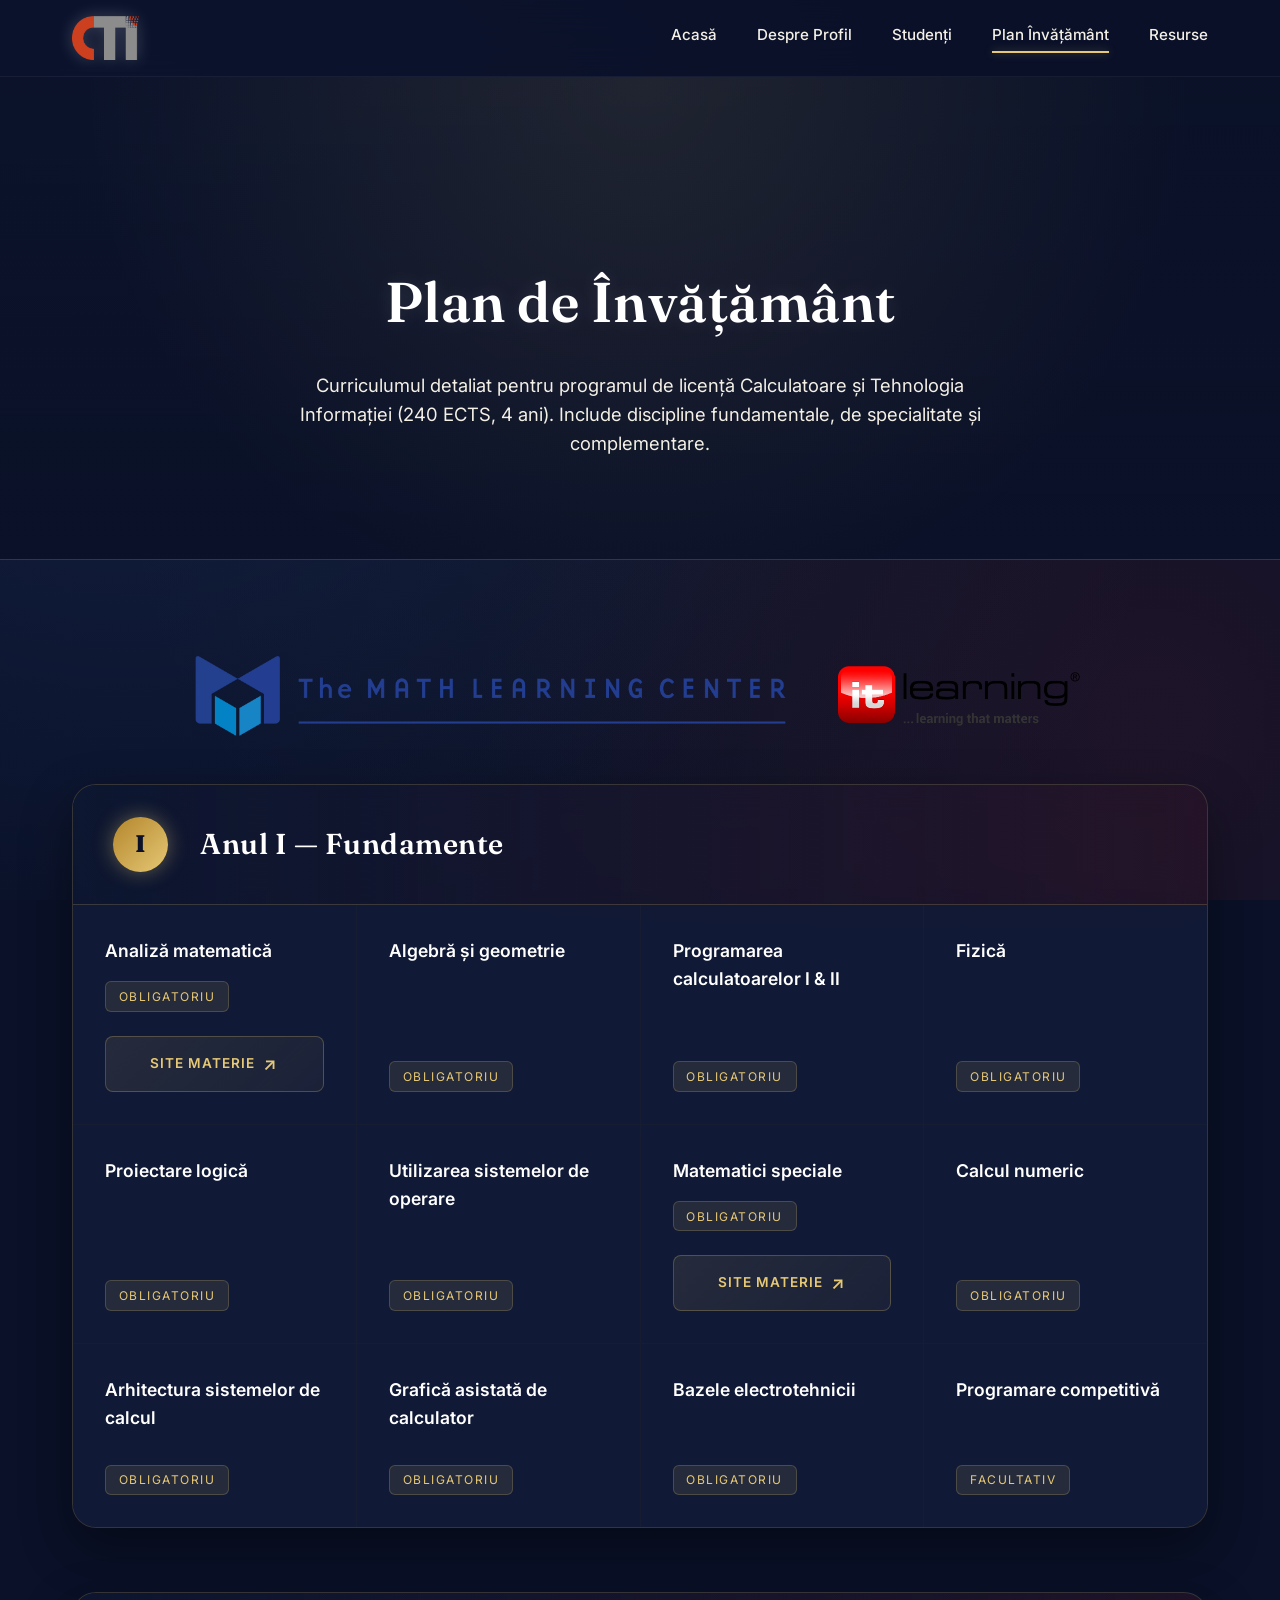
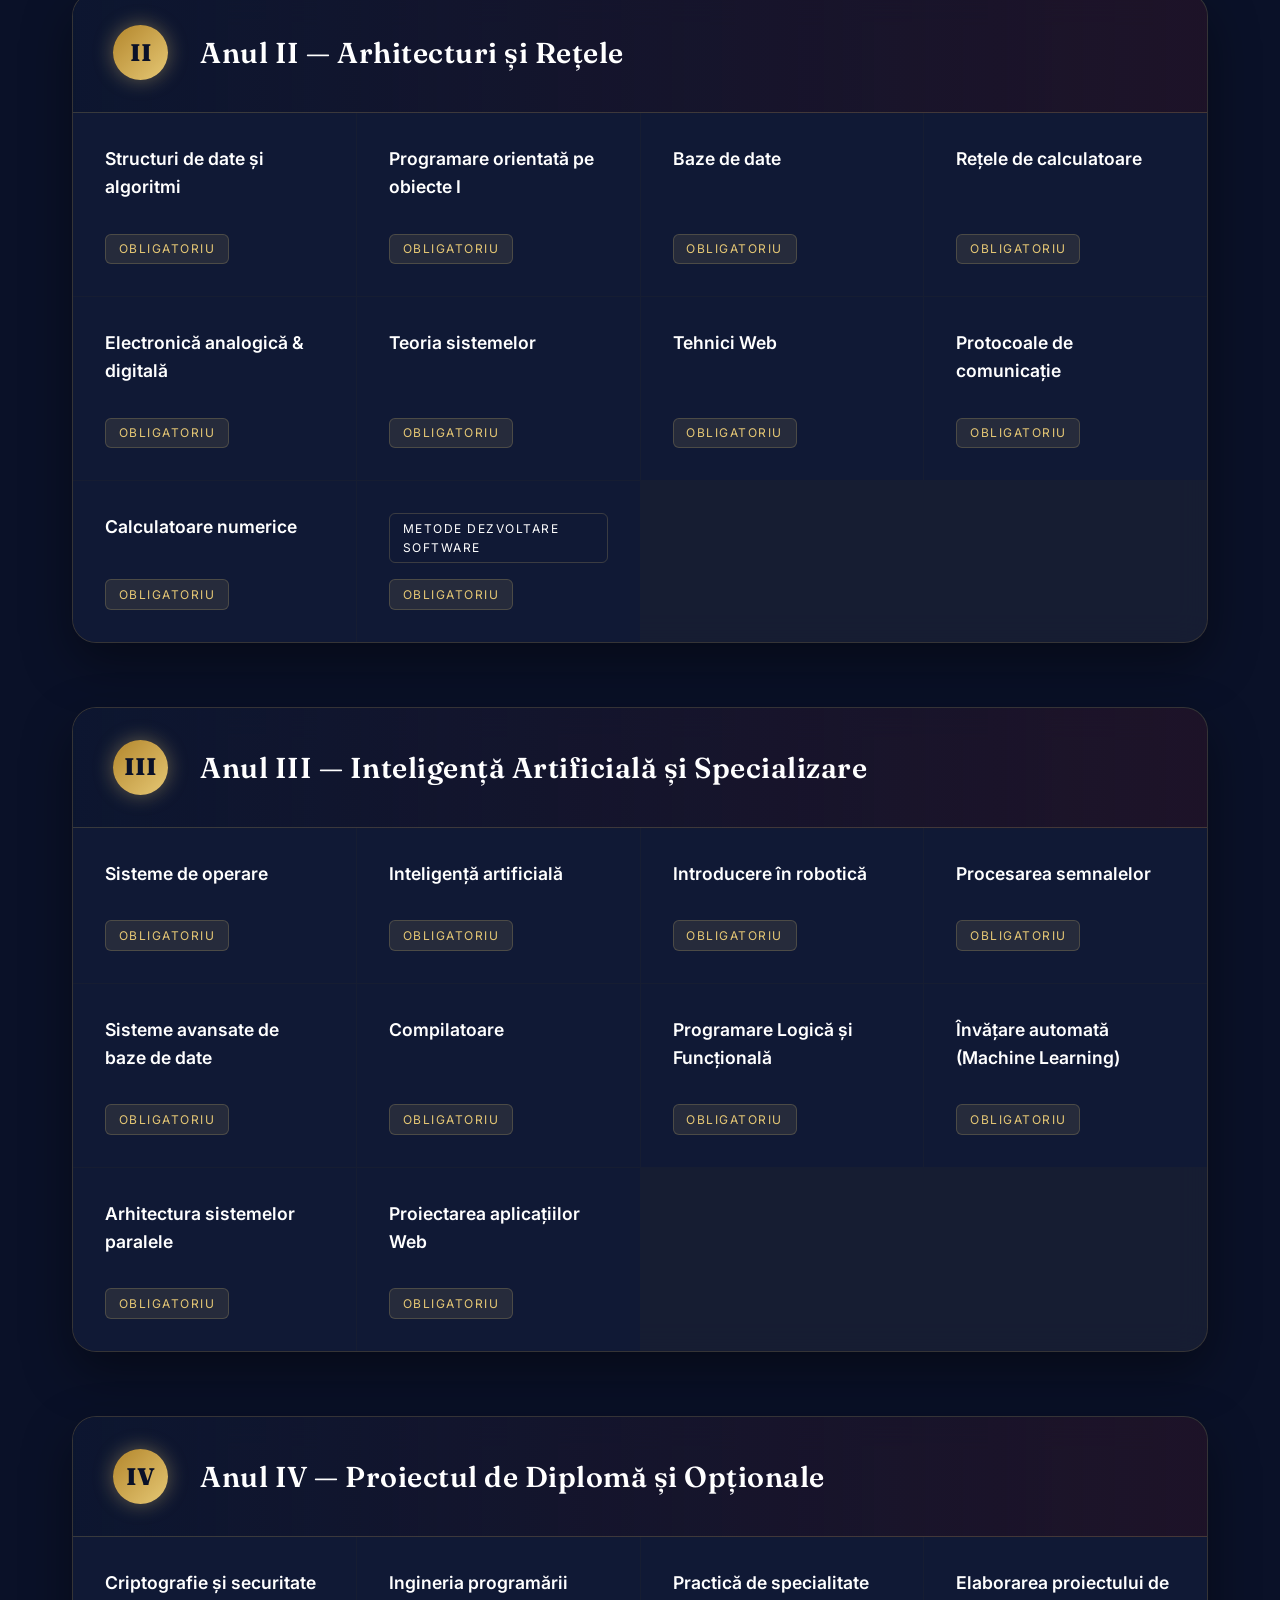
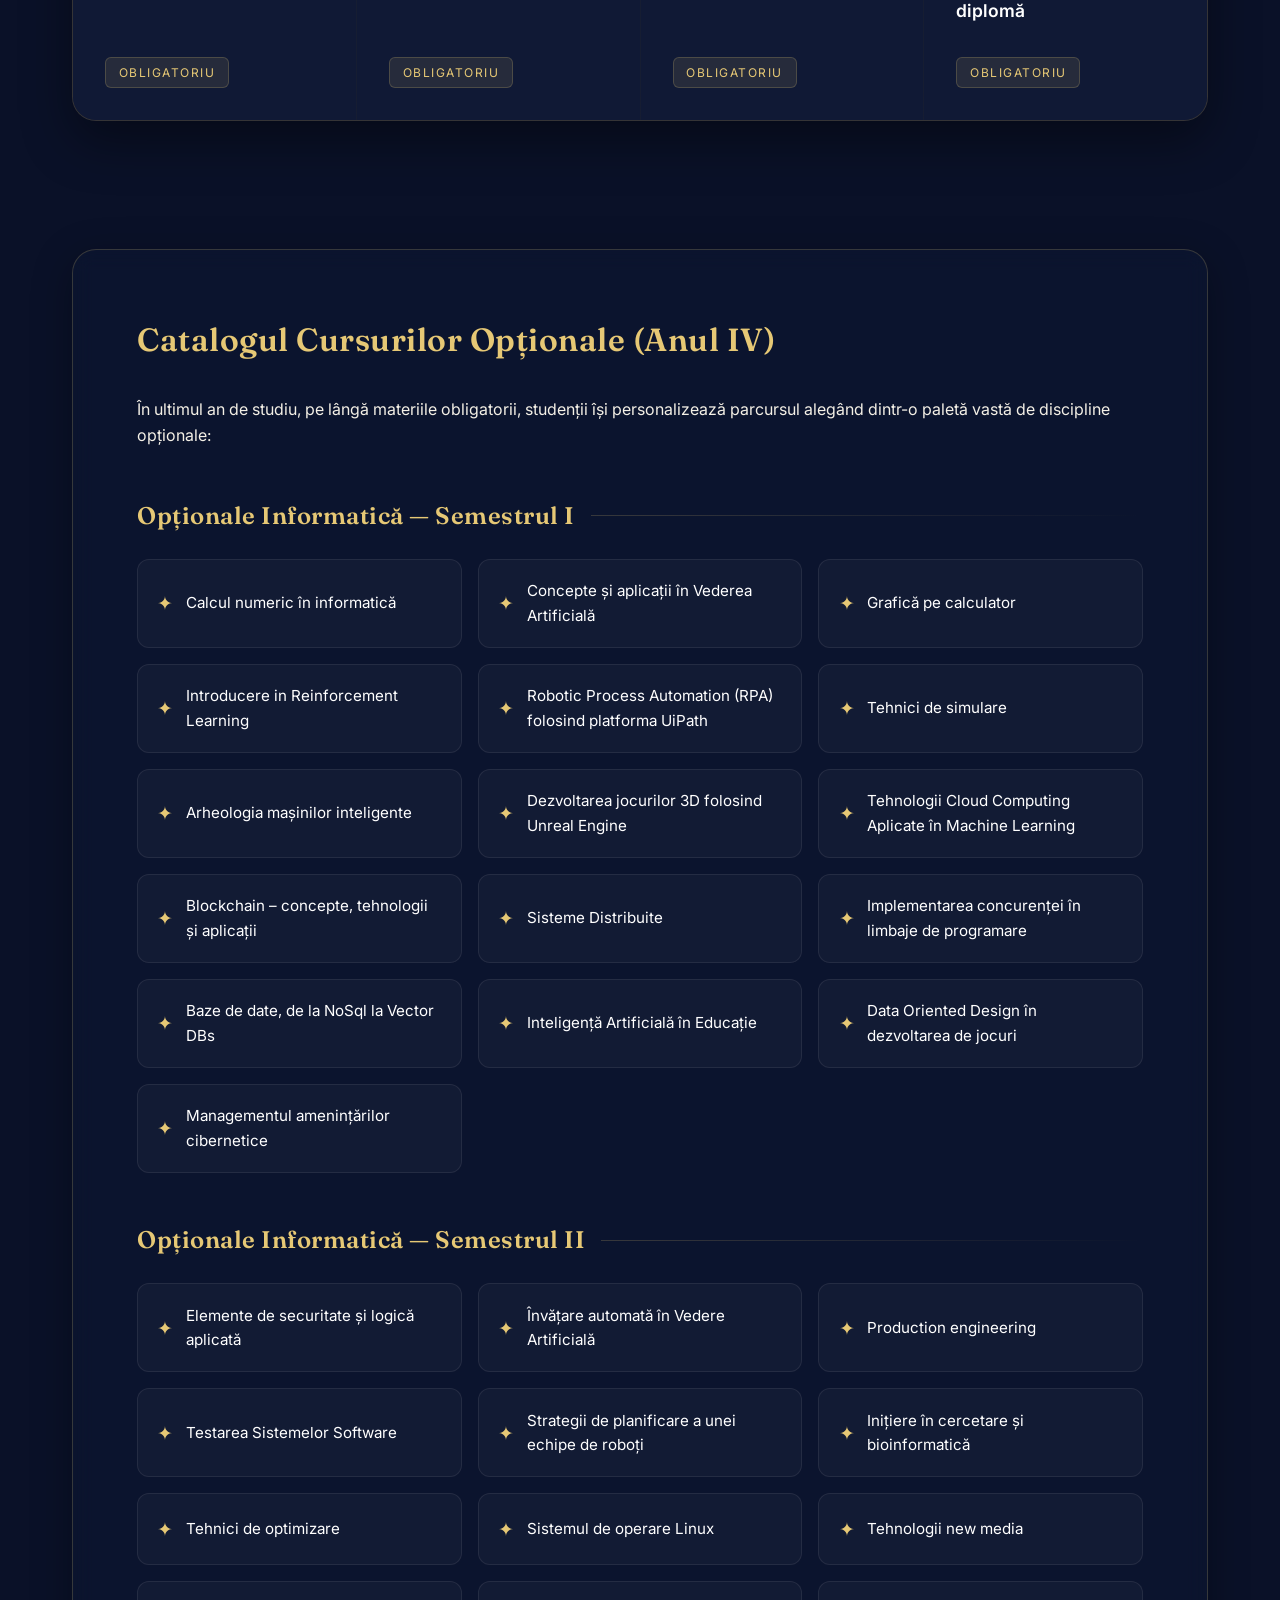
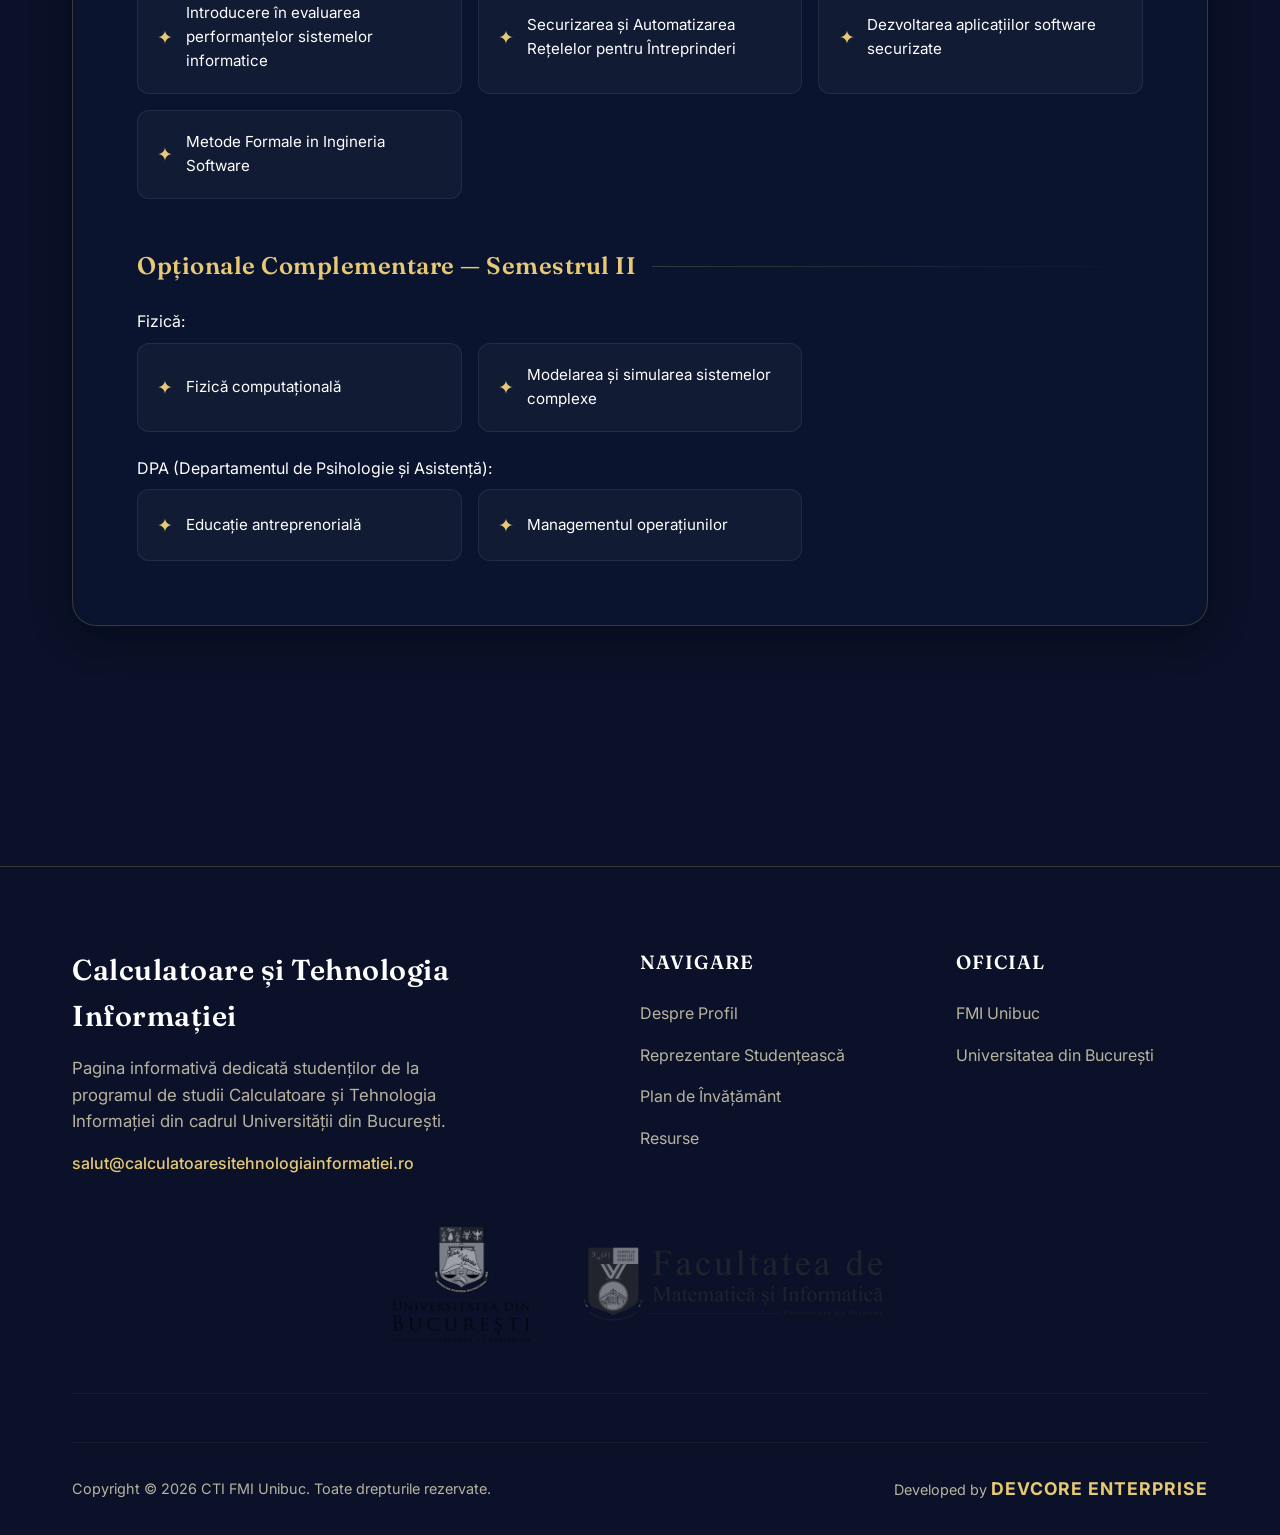
<file: curriculum.html>
<!DOCTYPE html>
<html lang="ro">
<head>
  <meta charset="UTF-8">
  <meta name="viewport" content="width=device-width, initial-scale=1.0">
  <title>Plan de Învățământ - CTI</title>
  <link rel="icon" type="image/png" href="assets/img/CTI Logo Simplu.png">

    <meta name="description" content="Calculatoare și Tehnologia Informației (CTI) - Universitatea din București, Facultatea de Matematică și Informatică (FMI). Află despre programul de licență, admitere, curriculum și oportunități.">
  <meta name="keywords" content="CTI, FMI, Unibuc, Calculatoare si Tehnologia Informatiei, Universitatea din Bucuresti, Informatica, Admitere, Licenta">
  <meta property="og:title" content="Calculatoare și Tehnologia Informației - FMI Unibuc">
  <meta property="og:description" content="Informații oficiale și resurse pentru studenții de la Calculatoare și Tehnologia Informației, FMI, Universitatea din București.">
  <meta property="og:type" content="website">
  <meta property="og:locale" content="ro_RO">
  <meta name="robots" content="index, follow">
<link rel="stylesheet" href="assets/css/style.css">
</head>
<body>

  <!-- Header -->
  <header>
    <div class="container">
      <nav>
        <a href="index.html" class="logo">
          <img src="assets/img/CTI Logo Simplu.png" alt="CTI Logo" onerror="this.src='assets/img/fmi.png'">
        </a>
        <div class="nav-links">
          <a href="index.html">Acasă</a>
          <a href="despre.html">Despre Profil</a>
          <a href="studenti.html">Studenți</a>
          <a href="curriculum.html" class="active">Plan Învățământ</a>
          <a href="resurse.html">Resurse</a>
        </div>
      </nav>
    </div>
  </header>

  <!-- Page Header -->
  <div class="page-header fade-in-up">
    <div class="container">
      <h1 class="serif">Plan de Învățământ</h1>
      <p>Curriculumul detaliat pentru programul de licență Calculatoare și Tehnologia Informației (240 ECTS, 4 ani). Include discipline fundamentale, de specialitate și complementare.</p>
    </div>
  </div>

  <section class="content-section">
    <div class="container">
      <div class="hide-on-mobile" style="display: flex; justify-content: center; align-items: center; gap: 3rem; margin-bottom: 3rem;">
        <img src="assets/img/math.png" alt="Matematică" style="height: 80px; object-fit: contain;">
        <img src="assets/img/it.png" alt="IT" style="height: 80px; object-fit: contain;">
      </div>

      <div class="curriculum-years">

      <div class="curriculum-years">
        <!-- ANUL 1 -->
        <div class="year-section glass-panel fade-in-up delay-100" style="padding:0;">
          <div class="year-header">
            <div class="year-badge">I</div>
            <h3>Anul I — Fundamente</h3>
          </div>
          <div class="subjects-grid">
            <div class="subject-item has-link">
              <div>
                <span class="subject-name">Analiză matematică</span>
                <div class="subject-meta"><span class="subject-type">Obligatoriu</span></div>
              </div>
              <a href="https://analizamatematica.site" target="_blank" rel="noopener noreferrer" class="subject-link">Site Materie <span class="arrow">↗</span></a>
            </div>
            <div class="subject-item"><span class="subject-name">Algebră și geometrie</span><div class="subject-meta"><span class="subject-type">Obligatoriu</span></div></div>
            <div class="subject-item"><span class="subject-name">Programarea calculatoarelor I & II</span><div class="subject-meta"><span class="subject-type">Obligatoriu</span></div></div>
            <div class="subject-item"><span class="subject-name">Fizică</span><div class="subject-meta"><span class="subject-type">Obligatoriu</span></div></div>
            <div class="subject-item"><span class="subject-name">Proiectare logică</span><div class="subject-meta"><span class="subject-type">Obligatoriu</span></div></div>
            <div class="subject-item"><span class="subject-name">Utilizarea sistemelor de operare</span><div class="subject-meta"><span class="subject-type">Obligatoriu</span></div></div>
            <div class="subject-item has-link">
              <div>
                <span class="subject-name">Matematici speciale</span>
                <div class="subject-meta"><span class="subject-type">Obligatoriu</span></div>
              </div>
              <a href="https://matematicispeciale.site" target="_blank" rel="noopener noreferrer" class="subject-link">Site Materie <span class="arrow">↗</span></a>
            </div>
            <div class="subject-item"><span class="subject-name">Calcul numeric</span><div class="subject-meta"><span class="subject-type">Obligatoriu</span></div></div>
            <div class="subject-item"><span class="subject-name">Arhitectura sistemelor de calcul</span><div class="subject-meta"><span class="subject-type">Obligatoriu</span></div></div>
            <div class="subject-item"><span class="subject-name">Grafică asistată de calculator</span><div class="subject-meta"><span class="subject-type">Obligatoriu</span></div></div>
            <div class="subject-item"><span class="subject-name">Bazele electrotehnicii</span><div class="subject-meta"><span class="subject-type">Obligatoriu</span></div></div>
            <div class="subject-item"><span class="subject-name">Programare competitivă</span><div class="subject-meta"><span class="subject-type">Facultativ</span></div></div>
          </div>
        </div>

        <!-- ANUL 2 -->
        <div class="year-section glass-panel fade-in-up" style="padding:0;">
          <div class="year-header">
            <div class="year-badge">II</div>
            <h3>Anul II — Arhitecturi și Rețele</h3>
          </div>
          <div class="subjects-grid">
            <div class="subject-item"><span class="subject-name">Structuri de date și algoritmi</span><div class="subject-meta"><span class="subject-type">Obligatoriu</span></div></div>
            <div class="subject-item"><span class="subject-name">Programare orientată pe obiecte I</span><div class="subject-meta"><span class="subject-type">Obligatoriu</span></div></div>
            <div class="subject-item"><span class="subject-name">Baze de date</span><div class="subject-meta"><span class="subject-type">Obligatoriu</span></div></div>
            <div class="subject-item"><span class="subject-name">Rețele de calculatoare</span><div class="subject-meta"><span class="subject-type">Obligatoriu</span></div></div>
            <div class="subject-item"><span class="subject-name">Electronică analogică & digitală</span><div class="subject-meta"><span class="subject-type">Obligatoriu</span></div></div>
            <div class="subject-item"><span class="subject-name">Teoria sistemelor</span><div class="subject-meta"><span class="subject-type">Obligatoriu</span></div></div>
            <div class="subject-item"><span class="subject-name">Tehnici Web</span><div class="subject-meta"><span class="subject-type">Obligatoriu</span></div></div>
            <div class="subject-item"><span class="subject-name">Protocoale de comunicație</span><div class="subject-meta"><span class="subject-type">Obligatoriu</span></div></div>
            <div class="subject-item"><span class="subject-name">Calculatoare numerice</span><div class="subject-meta"><span class="subject-type">Obligatoriu</span></div></div>
            <div class="subject-item"><span class="subject-type" style="background:transparent; color:#fff;">Metode dezvoltare software</span><div class="subject-meta"><span class="subject-type">Obligatoriu</span></div></div>
          </div>
        </div>

        <!-- ANUL 3 -->
        <div class="year-section glass-panel fade-in-up" style="padding:0;">
          <div class="year-header">
            <div class="year-badge">III</div>
            <h3>Anul III — Inteligență Artificială și Specializare</h3>
          </div>
          <div class="subjects-grid">
            <div class="subject-item"><span class="subject-name">Sisteme de operare</span><div class="subject-meta"><span class="subject-type">Obligatoriu</span></div></div>
            <div class="subject-item"><span class="subject-name">Inteligenţă artificială</span><div class="subject-meta"><span class="subject-type">Obligatoriu</span></div></div>
            <div class="subject-item"><span class="subject-name">Introducere în robotică</span><div class="subject-meta"><span class="subject-type">Obligatoriu</span></div></div>
            <div class="subject-item"><span class="subject-name">Procesarea semnalelor</span><div class="subject-meta"><span class="subject-type">Obligatoriu</span></div></div>
            <div class="subject-item"><span class="subject-name">Sisteme avansate de baze de date</span><div class="subject-meta"><span class="subject-type">Obligatoriu</span></div></div>
            <div class="subject-item"><span class="subject-name">Compilatoare</span><div class="subject-meta"><span class="subject-type">Obligatoriu</span></div></div>
            <div class="subject-item"><span class="subject-name">Programare Logică și Funcțională</span><div class="subject-meta"><span class="subject-type">Obligatoriu</span></div></div>
            <div class="subject-item"><span class="subject-name">Învățare automată (Machine Learning)</span><div class="subject-meta"><span class="subject-type">Obligatoriu</span></div></div>
            <div class="subject-item"><span class="subject-name">Arhitectura sistemelor paralele</span><div class="subject-meta"><span class="subject-type">Obligatoriu</span></div></div>
            <div class="subject-item"><span class="subject-name">Proiectarea aplicațiilor Web</span><div class="subject-meta"><span class="subject-type">Obligatoriu</span></div></div>
          </div>
        </div>

        <!-- ANUL 4 -->
        <div class="year-section glass-panel fade-in-up" style="padding:0;">
          <div class="year-header">
            <div class="year-badge">IV</div>
            <h3>Anul IV — Proiectul de Diplomă și Opționale</h3>
          </div>
          <div class="subjects-grid">
            <div class="subject-item"><span class="subject-name">Criptografie și securitate</span><div class="subject-meta"><span class="subject-type">Obligatoriu</span></div></div>
            <div class="subject-item"><span class="subject-name">Ingineria programării</span><div class="subject-meta"><span class="subject-type">Obligatoriu</span></div></div>
            <div class="subject-item"><span class="subject-name">Practică de specialitate</span><div class="subject-meta"><span class="subject-type">Obligatoriu</span></div></div>
            <div class="subject-item"><span class="subject-name">Elaborarea proiectului de diplomă</span><div class="subject-meta"><span class="subject-type">Obligatoriu</span></div></div>
          </div>
        </div>

      </div>

      <!-- LISTĂ OPȚIONALE -->
      <div class="text-box fade-in-up" style="margin-top: 4rem;">
        <h3>Catalogul Cursurilor Opționale (Anul IV)</h3>
        <p>În ultimul an de studiu, pe lângă materiile obligatorii, studenții își personalizează parcursul alegând dintr-o paletă vastă de discipline opționale:</p>
        
        <h4 class="optional-category-title">Opționale Informatică — Semestrul I</h4>
        <div class="optional-grid">
          <div class="optional-card">Calcul numeric în informatică</div>
          <div class="optional-card">Concepte și aplicații în Vederea Artificială</div>
          <div class="optional-card">Grafică pe calculator</div>
          <div class="optional-card">Introducere in Reinforcement Learning</div>
          <div class="optional-card">Robotic Process Automation (RPA) folosind platforma UiPath</div>
          <div class="optional-card">Tehnici de simulare</div>
          <div class="optional-card">Arheologia mașinilor inteligente</div>
          <div class="optional-card">Dezvoltarea jocurilor 3D folosind Unreal Engine</div>
          <div class="optional-card">Tehnologii Cloud Computing Aplicate în Machine Learning</div>
          <div class="optional-card">Blockchain – concepte, tehnologii și aplicații</div>
          <div class="optional-card">Sisteme Distribuite</div>
          <div class="optional-card">Implementarea concurenței în limbaje de programare</div>
          <div class="optional-card">Baze de date, de la NoSql la Vector DBs</div>
          <div class="optional-card">Inteligență Artificială în Educație</div>
          <div class="optional-card">Data Oriented Design în dezvoltarea de jocuri</div>
          <div class="optional-card">Managementul amenințărilor cibernetice</div>
        </div>

        <h4 class="optional-category-title">Opționale Informatică — Semestrul II</h4>
        <div class="optional-grid">
          <div class="optional-card">Elemente de securitate și logică aplicată</div>
          <div class="optional-card">Învățare automată în Vedere Artificială</div>
          <div class="optional-card">Production engineering</div>
          <div class="optional-card">Testarea Sistemelor Software</div>
          <div class="optional-card">Strategii de planificare a unei echipe de roboți</div>
          <div class="optional-card">Inițiere în cercetare și bioinformatică</div>
          <div class="optional-card">Tehnici de optimizare</div>
          <div class="optional-card">Sistemul de operare Linux</div>
          <div class="optional-card">Tehnologii new media</div>
          <div class="optional-card">Introducere în evaluarea performanțelor sistemelor informatice</div>
          <div class="optional-card">Securizarea și Automatizarea Rețelelor pentru Întreprinderi</div>
          <div class="optional-card">Dezvoltarea aplicațiilor software securizate</div>
          <div class="optional-card">Metode Formale in Ingineria Software</div>
        </div>

        <h4 class="optional-category-title">Opționale Complementare — Semestrul II</h4>
        <p style="margin-bottom:0.5rem; color:#fff;">Fizică:</p>
        <div class="optional-grid">
          <div class="optional-card">Fizică computațională</div>
          <div class="optional-card">Modelarea și simularea sistemelor complexe</div>
        </div>
        
        <p style="margin-bottom:0.5rem; margin-top:1.5rem; color:#fff;">DPA (Departamentul de Psihologie și Asistență):</p>
        <div class="optional-grid">
          <div class="optional-card">Educație antreprenorială</div>
          <div class="optional-card">Managementul operațiunilor</div>
        </div>

      </div>

    </div>
  </section>

    <!-- Footer -->
  <footer class="fade-in-up">
    <div class="container">
      <div class="footer-grid">
        <div class="footer-brand">
          <h3>Calculatoare și Tehnologia Informației</h3>
          <p>Pagina informativă dedicată studenților de la programul de studii Calculatoare și Tehnologia Informației din cadrul Universității din București.</p>
          <a href="mailto:salut@calculatoaresitehnologiainformatiei.ro" style="display: inline-block; margin-top: 1rem; color: var(--gold-light); font-weight: 500; text-decoration: none;">
            salut@calculatoaresitehnologiainformatiei.ro
          </a>
        </div>
        <div class="footer-links">
          <h4>Navigare</h4>
          <ul>
            <li><a href="despre.html">Despre Profil</a></li>
            <li><a href="studenti.html">Reprezentare Studențească</a></li>
            <li><a href="curriculum.html">Plan de Învățământ</a></li>
            <li><a href="resurse.html">Resurse</a></li>
          </ul>
        </div>
        <div class="footer-links">
          <h4>Oficial</h4>
          <ul>
            <li><a href="https://fmi.unibuc.ro/" target="_blank">FMI Unibuc</a></li>
            <li><a href="https://unibuc.ro/" target="_blank">Universitatea din București</a></li>
          </ul>
        </div>
      </div>
      <div class="footer-logos fade-in-up" style="margin-bottom: 3rem; display: flex; justify-content: center; align-items: center; gap: 3rem;">
        <img src="assets/img/unibuc.png" alt="Universitatea din București" style="height:120px;" onerror="this.style.display='none'">
        <img src="assets/img/fmi.png" alt="Facultatea de Matematică și Informatică" style="height:80px;" onerror="this.style.display='none'">
      </div>
      <div class="footer-bottom">
        <div>Copyright &copy; 2026 CTI FMI Unibuc. Toate drepturile rezervate.</div>
        <div class="devcore">
          <span style="color:var(--text-muted); font-size: 0.9rem;">Developed by</span> <a href="https://www.devcore-enterprise.site" target="_blank" style="color:var(--gold-light); text-decoration:none; font-weight:bold; font-size:1.1rem; letter-spacing:1px;">DEVCORE ENTERPRISE</a>
        </div>
      </div>
    </div>
  </footer>

  <script src="assets/js/main.js"></script>
</body>
</html>
</file>
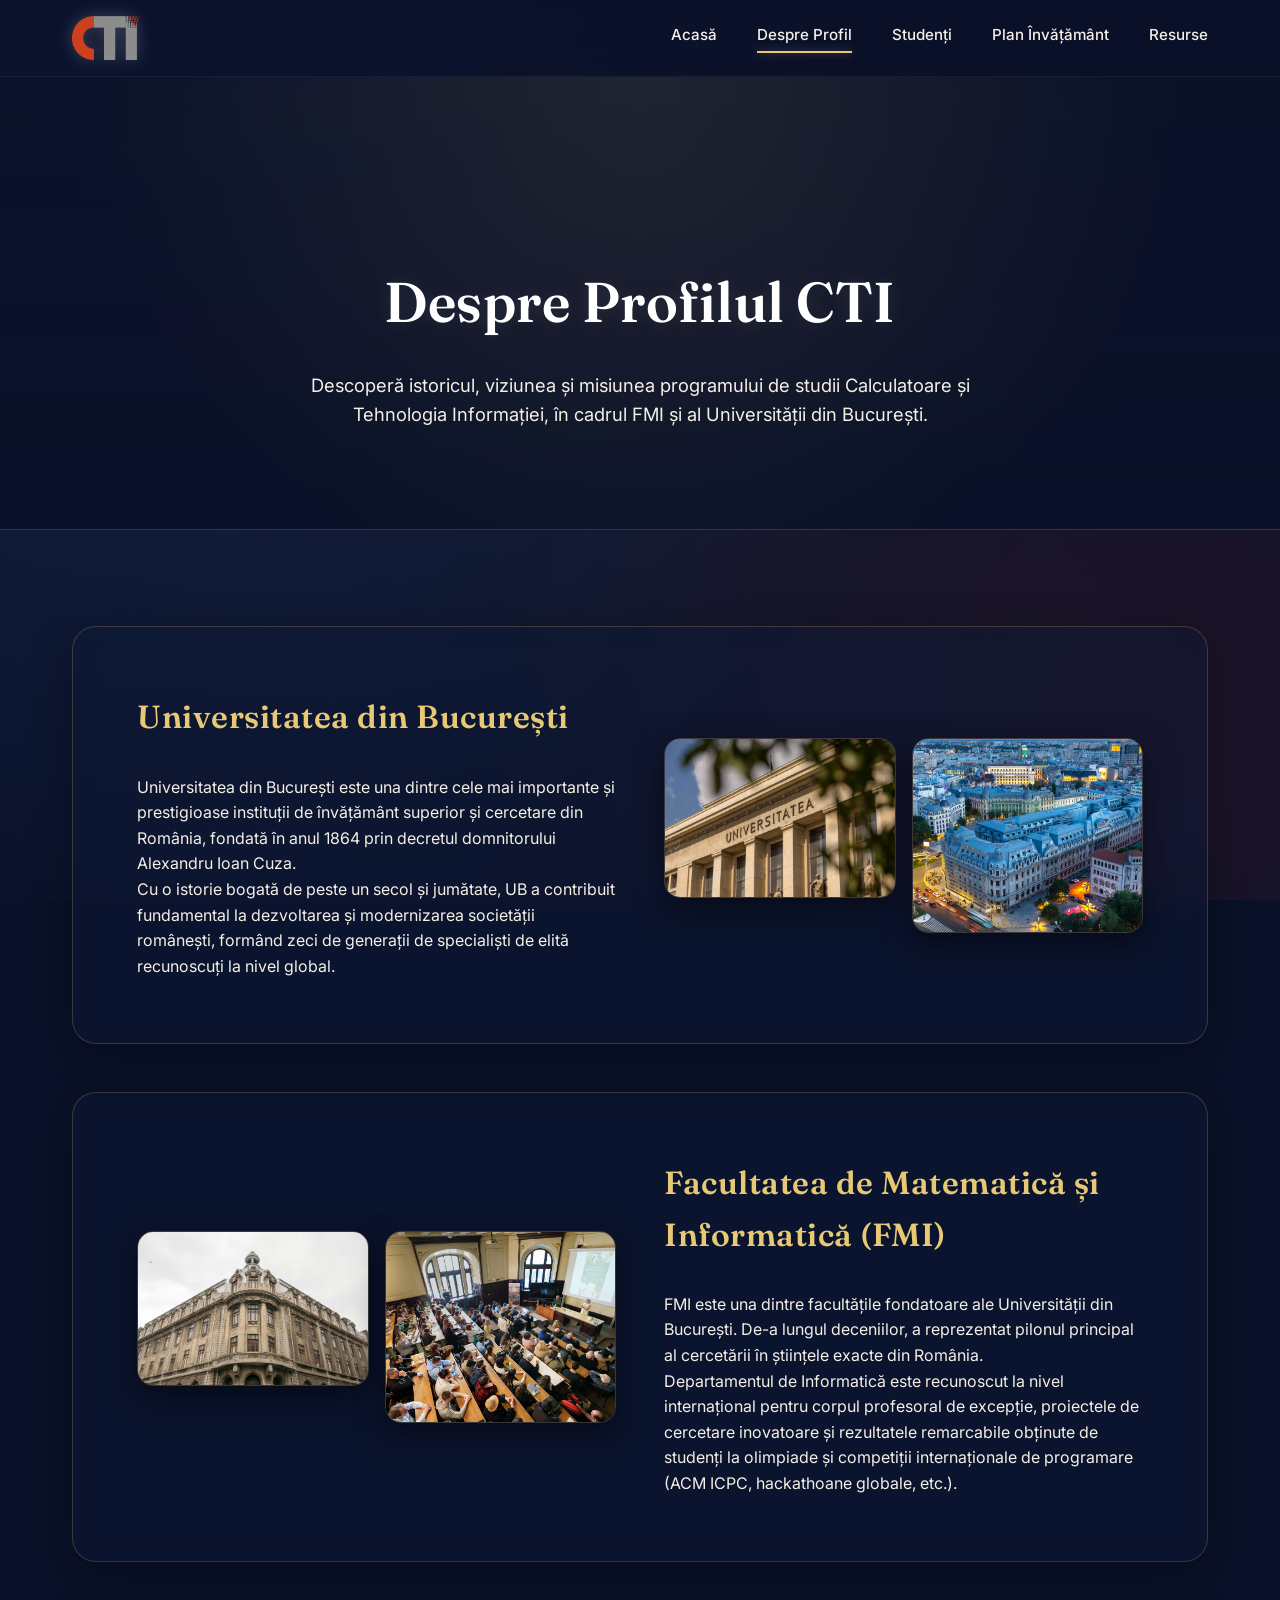
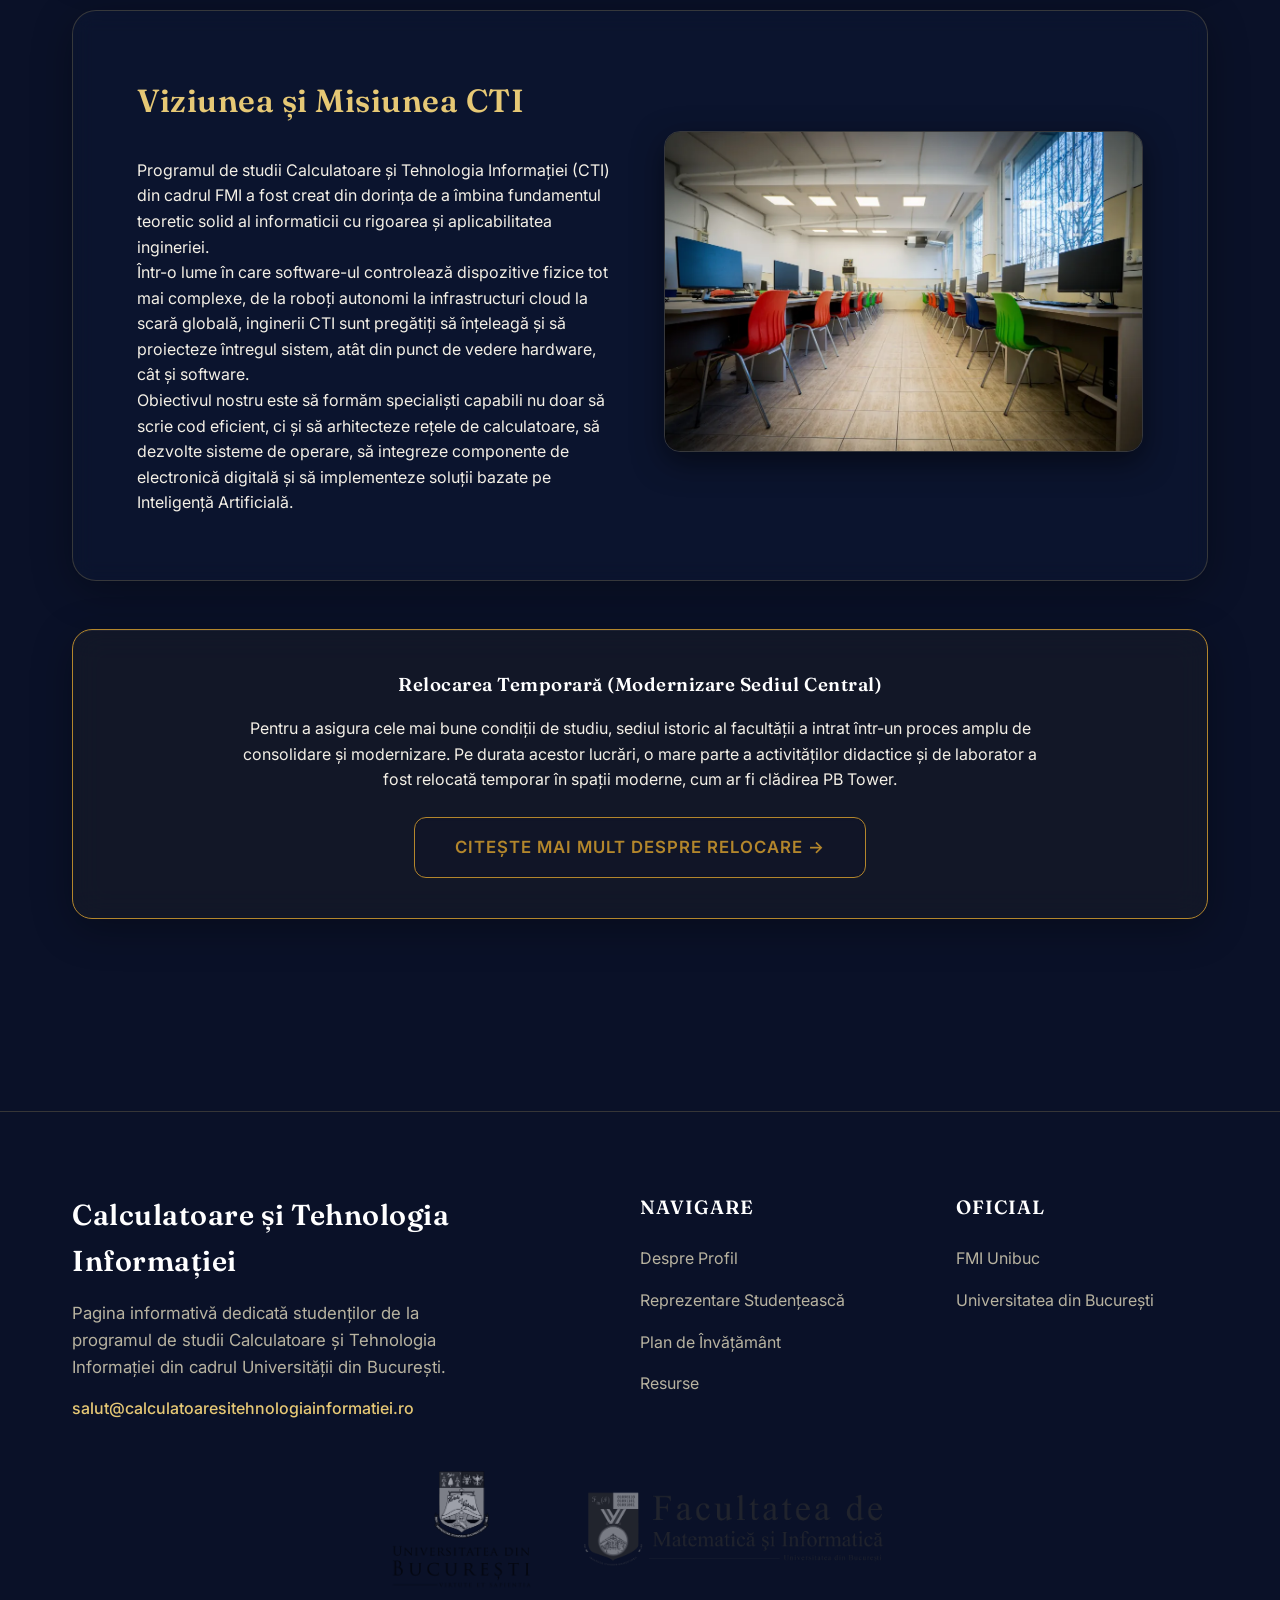
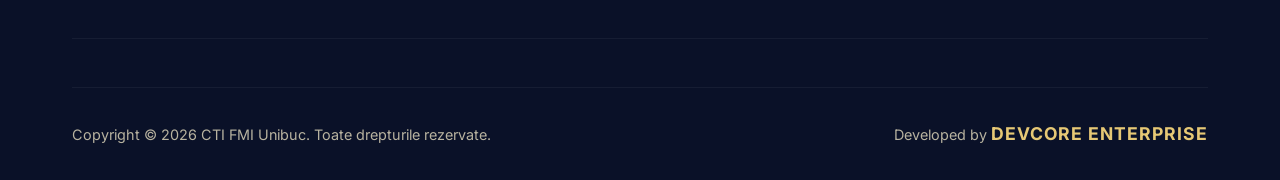
<file: despre.html>
<!DOCTYPE html>
<html lang="ro">
<head>
  <meta charset="UTF-8">
  <meta name="viewport" content="width=device-width, initial-scale=1.0">
  <title>Despre Profil - CTI FMI</title>
  <link rel="icon" type="image/png" href="assets/img/CTI Logo Simplu.png">

    <meta name="description" content="Calculatoare și Tehnologia Informației (CTI) - Universitatea din București, Facultatea de Matematică și Informatică (FMI). Află despre programul de licență, admitere, curriculum și oportunități.">
  <meta name="keywords" content="CTI, FMI, Unibuc, Calculatoare si Tehnologia Informatiei, Universitatea din Bucuresti, Informatica, Admitere, Licenta">
  <meta property="og:title" content="Calculatoare și Tehnologia Informației - FMI Unibuc">
  <meta property="og:description" content="Informații oficiale și resurse pentru studenții de la Calculatoare și Tehnologia Informației, FMI, Universitatea din București.">
  <meta property="og:type" content="website">
  <meta property="og:locale" content="ro_RO">
  <meta name="robots" content="index, follow">
<link rel="stylesheet" href="assets/css/style.css">
</head>
<body>

  <!-- Header -->
  <header>
    <div class="container">
      <nav>
        <a href="index.html" class="logo">
          <img src="assets/img/CTI Logo Simplu.png" alt="CTI Logo" onerror="this.src='assets/img/fmi.png'">
        </a>
        <div class="nav-links">
          <a href="index.html">Acasă</a>
          <a href="despre.html" class="active">Despre Profil</a>
          <a href="studenti.html">Studenți</a>
          <a href="curriculum.html">Plan Învățământ</a>
          <a href="resurse.html">Resurse</a>
        </div>
      </nav>
    </div>
  </header>

  <!-- Page Header -->
  <div class="page-header fade-in-up">
    <div class="container">
      <h1 class="serif">Despre Profilul CTI</h1>
      <p>Descoperă istoricul, viziunea și misiunea programului de studii Calculatoare și Tehnologia Informației, în cadrul FMI și al Universității din București.</p>
    </div>
  </div>

  <section class="content-section">
    <div class="container">
      
      <!-- 1. Universitatea din București -->
      <div class="text-box fade-in-up split-section">
        <div class="split-col">
          <h3>Universitatea din București</h3>
          <p>Universitatea din București este una dintre cele mai importante și prestigioase instituții de învățământ superior și cercetare din România, fondată în anul 1864 prin decretul domnitorului Alexandru Ioan Cuza.</p>
          <p>Cu o istorie bogată de peste un secol și jumătate, UB a contribuit fundamental la dezvoltarea și modernizarea societății românești, formând zeci de generații de specialiști de elită recunoscuți la nivel global.</p>
        </div>
        <div class="split-images">
          <img src="assets/img/unibuc 1.jpg" alt="Universitatea din București">
          <img src="assets/img/unibuc 2.jpg" alt="Campus Unibuc">
        </div>
      </div>

      <!-- 2. Facultatea de Matematică și Informatică -->
      <div class="text-box fade-in-up delay-100 split-section reverse">
        <div class="split-col">
          <h3>Facultatea de Matematică și Informatică (FMI)</h3>
          <p>FMI este una dintre facultățile fondatoare ale Universității din București. De-a lungul deceniilor, a reprezentat pilonul principal al cercetării în științele exacte din România.</p>
          <p>Departamentul de Informatică este recunoscut la nivel internațional pentru corpul profesoral de excepție, proiectele de cercetare inovatoare și rezultatele remarcabile obținute de studenți la olimpiade și competiții internaționale de programare (ACM ICPC, hackathoane globale, etc.).</p>
        </div>
        <div class="split-images">
          <img src="assets/img/fmi 1.jpg" alt="FMI Bucuresti">
          <img src="assets/img/fmi 2.jpg" alt="FMI Interior">
        </div>
      </div>

      <!-- 3. Viziunea și Misiunea CTI -->
      <div class="text-box fade-in-up delay-200 split-section">
        <div class="split-col">
          <h3>Viziunea și Misiunea CTI</h3>
          <p>Programul de studii Calculatoare și Tehnologia Informației (CTI) din cadrul FMI a fost creat din dorința de a îmbina fundamentul teoretic solid al informaticii cu rigoarea și aplicabilitatea ingineriei.</p>
          <p>Într-o lume în care software-ul controlează dispozitive fizice tot mai complexe, de la roboți autonomi la infrastructuri cloud la scară globală, inginerii CTI sunt pregătiți să înțeleagă și să proiecteze întregul sistem, atât din punct de vedere hardware, cât și software.</p>
          <p>Obiectivul nostru este să formăm specialiști capabili nu doar să scrie cod eficient, ci și să arhitecteze rețele de calculatoare, să dezvolte sisteme de operare, să integreze componente de electronică digitală și să implementeze soluții bazate pe Inteligență Artificială.</p>
        </div>
        <div class="split-col">
          <img src="assets/img/cti.jpg" alt="CTI - Tehnologia Informației" style="width: 100%; border-radius: 16px; border: 1px solid var(--glass-border); box-shadow: 0 10px 30px rgba(0,0,0,0.5);">
        </div>
      </div>

      <!-- 4. Disclaimer Relocare -->
      <div class="glass-panel fade-in-up delay-300" style="margin-top: 3rem; border-color: var(--gold); background: rgba(179, 134, 44, 0.05); text-align: center;">
        <h3 style="color: #fff; margin-bottom: 1rem;">Relocarea Temporară (Modernizare Sediul Central)</h3>
        <p style="color: var(--text-light); max-width: 800px; margin: 0 auto 1.5rem auto;">Pentru a asigura cele mai bune condiții de studiu, sediul istoric al facultății a intrat într-un proces amplu de consolidare și modernizare. Pe durata acestor lucrări, o mare parte a activităților didactice și de laborator a fost relocată temporar în spații moderne, cum ar fi clădirea PB Tower.</p>
        <a href="relocare.html" class="btn btn-outline" style="color: var(--gold); border-color: var(--gold);">Citește mai mult despre Relocare →</a>
      </div>

    </div>
  </section>

    <!-- Footer -->
  <footer class="fade-in-up">
    <div class="container">
      <div class="footer-grid">
        <div class="footer-brand">
          <h3>Calculatoare și Tehnologia Informației</h3>
          <p>Pagina informativă dedicată studenților de la programul de studii Calculatoare și Tehnologia Informației din cadrul Universității din București.</p>
          <a href="mailto:salut@calculatoaresitehnologiainformatiei.ro" style="display: inline-block; margin-top: 1rem; color: var(--gold-light); font-weight: 500; text-decoration: none;">
            salut@calculatoaresitehnologiainformatiei.ro
          </a>
        </div>
        <div class="footer-links">
          <h4>Navigare</h4>
          <ul>
            <li><a href="despre.html">Despre Profil</a></li>
            <li><a href="studenti.html">Reprezentare Studențească</a></li>
            <li><a href="curriculum.html">Plan de Învățământ</a></li>
            <li><a href="resurse.html">Resurse</a></li>
          </ul>
        </div>
        <div class="footer-links">
          <h4>Oficial</h4>
          <ul>
            <li><a href="https://fmi.unibuc.ro/" target="_blank">FMI Unibuc</a></li>
            <li><a href="https://unibuc.ro/" target="_blank">Universitatea din București</a></li>
          </ul>
        </div>
      </div>
      <div class="footer-logos fade-in-up" style="margin-bottom: 3rem; display: flex; justify-content: center; align-items: center; gap: 3rem;">
        <img src="assets/img/unibuc.png" alt="Universitatea din București" style="height:120px;" onerror="this.style.display='none'">
        <img src="assets/img/fmi.png" alt="Facultatea de Matematică și Informatică" style="height:80px;" onerror="this.style.display='none'">
      </div>
      <div class="footer-bottom">
        <div>Copyright &copy; 2026 CTI FMI Unibuc. Toate drepturile rezervate.</div>
        <div class="devcore">
          <span style="color:var(--text-muted); font-size: 0.9rem;">Developed by</span> <a href="https://www.devcore-enterprise.site" target="_blank" style="color:var(--gold-light); text-decoration:none; font-weight:bold; font-size:1.1rem; letter-spacing:1px;">DEVCORE ENTERPRISE</a>
        </div>
      </div>
    </div>
  </footer>

  <script src="assets/js/main.js"></script>
</body>
</html>
</file>
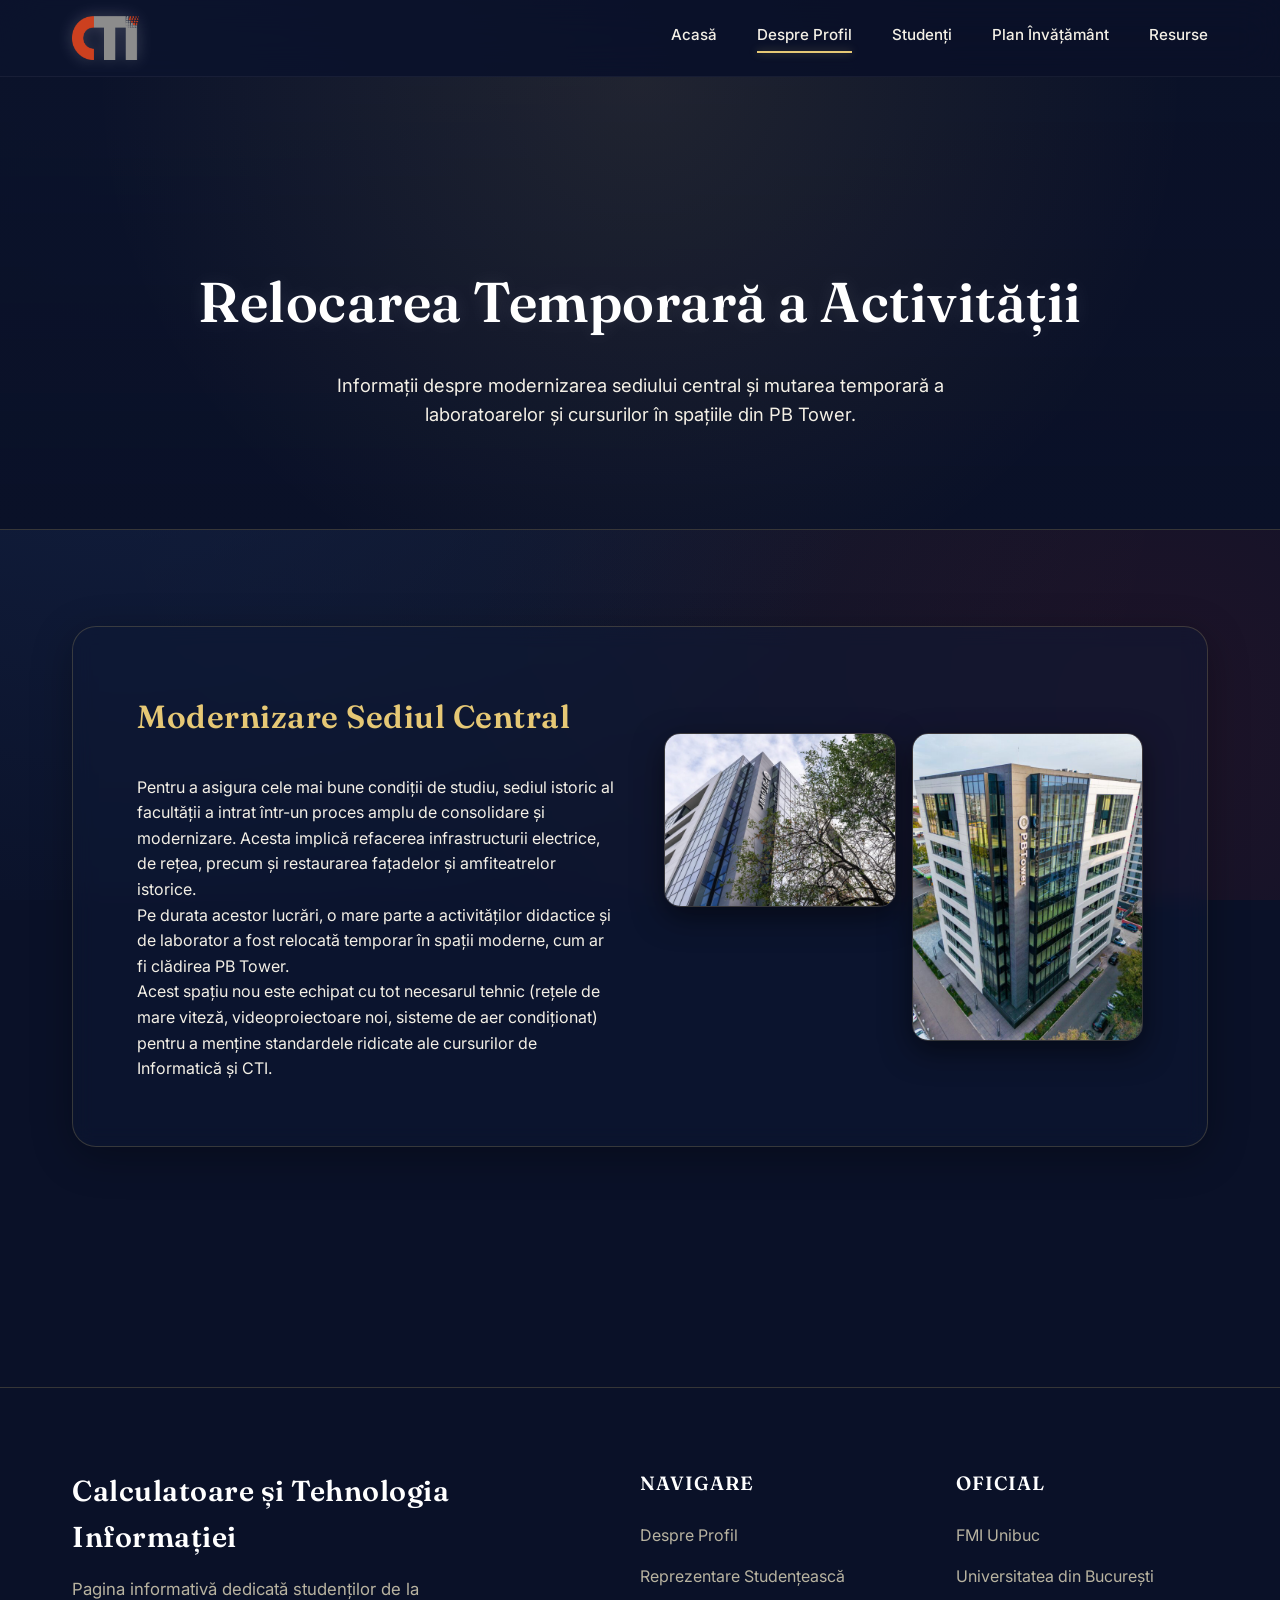
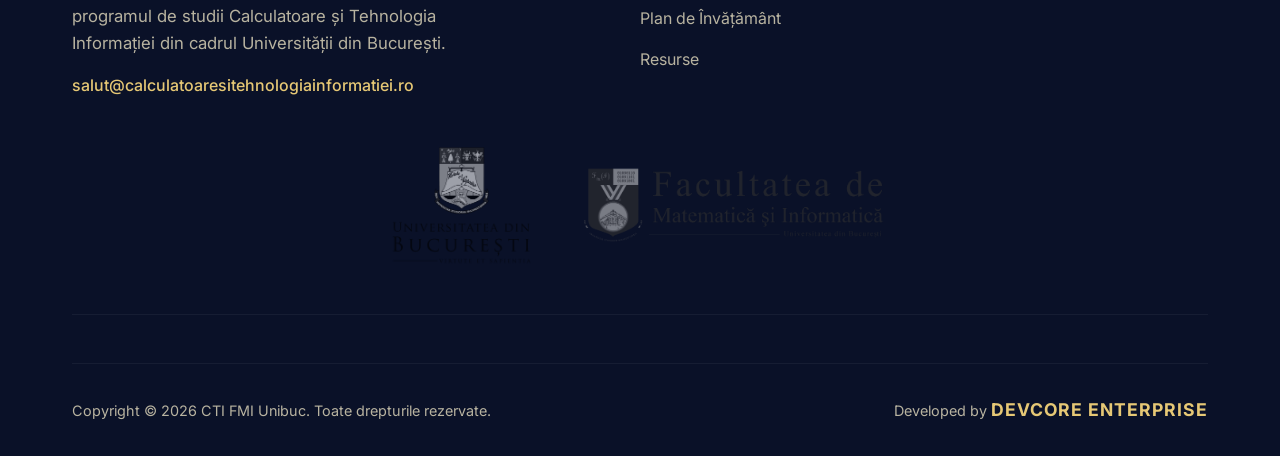
<file: relocare.html>
<!DOCTYPE html>
<html lang="ro">
<head>
  <meta charset="UTF-8">
  <meta name="viewport" content="width=device-width, initial-scale=1.0">
  <title>Relocare PB Tower - CTI FMI</title>
  <link rel="icon" type="image/png" href="assets/img/CTI Logo Simplu.png">

    <meta name="description" content="Calculatoare și Tehnologia Informației (CTI) - Universitatea din București, Facultatea de Matematică și Informatică (FMI). Află despre programul de licență, admitere, curriculum și oportunități.">
  <meta name="keywords" content="CTI, FMI, Unibuc, Calculatoare si Tehnologia Informatiei, Universitatea din Bucuresti, Informatica, Admitere, Licenta">
  <meta property="og:title" content="Calculatoare și Tehnologia Informației - FMI Unibuc">
  <meta property="og:description" content="Informații oficiale și resurse pentru studenții de la Calculatoare și Tehnologia Informației, FMI, Universitatea din București.">
  <meta property="og:type" content="website">
  <meta property="og:locale" content="ro_RO">
  <meta name="robots" content="index, follow">
<link rel="stylesheet" href="assets/css/style.css">
</head>
<body>

  <!-- Header -->
  <header>
    <div class="container">
      <nav>
        <a href="index.html" class="logo">
          <img src="assets/img/CTI Logo Simplu.png" alt="CTI Logo" onerror="this.src='assets/img/fmi.png'">
        </a>
        <div class="nav-links">
          <a href="index.html">Acasă</a>
          <a href="despre.html" class="active">Despre Profil</a>
          <a href="studenti.html">Studenți</a>
          <a href="curriculum.html">Plan Învățământ</a>
          <a href="resurse.html">Resurse</a>
        </div>
      </nav>
    </div>
  </header>

  <!-- Page Header -->
  <div class="page-header fade-in-up">
    <div class="container">
      <h1 class="serif">Relocarea Temporară a Activității</h1>
      <p>Informații despre modernizarea sediului central și mutarea temporară a laboratoarelor și cursurilor în spațiile din PB Tower.</p>
    </div>
  </div>

  <section class="content-section">
    <div class="container">
      
      <div class="text-box fade-in-up split-section">
        <div class="split-col">
          <h3>Modernizare Sediul Central</h3>
          <p>Pentru a asigura cele mai bune condiții de studiu, sediul istoric al facultății a intrat într-un proces amplu de consolidare și modernizare. Acesta implică refacerea infrastructurii electrice, de rețea, precum și restaurarea fațadelor și amfiteatrelor istorice.</p>
          <p>Pe durata acestor lucrări, o mare parte a activităților didactice și de laborator a fost relocată temporar în spații moderne, cum ar fi clădirea PB Tower.</p>
          <p>Acest spațiu nou este echipat cu tot necesarul tehnic (rețele de mare viteză, videoproiectoare noi, sisteme de aer condiționat) pentru a menține standardele ridicate ale cursurilor de Informatică și CTI.</p>
        </div>
        <div class="split-images">
          <img src="assets/img/pb tower 1.jpg" alt="PB Tower Exterior">
          <img src="assets/img/pb tower 2.jpg" alt="PB Tower Sali">
        </div>
      </div>

    </div>
  </section>

    <!-- Footer -->
  <footer class="fade-in-up">
    <div class="container">
      <div class="footer-grid">
        <div class="footer-brand">
          <h3>Calculatoare și Tehnologia Informației</h3>
          <p>Pagina informativă dedicată studenților de la programul de studii Calculatoare și Tehnologia Informației din cadrul Universității din București.</p>
          <a href="mailto:salut@calculatoaresitehnologiainformatiei.ro" style="display: inline-block; margin-top: 1rem; color: var(--gold-light); font-weight: 500; text-decoration: none;">
            salut@calculatoaresitehnologiainformatiei.ro
          </a>
        </div>
        <div class="footer-links">
          <h4>Navigare</h4>
          <ul>
            <li><a href="despre.html">Despre Profil</a></li>
            <li><a href="studenti.html">Reprezentare Studențească</a></li>
            <li><a href="curriculum.html">Plan de Învățământ</a></li>
            <li><a href="resurse.html">Resurse</a></li>
          </ul>
        </div>
        <div class="footer-links">
          <h4>Oficial</h4>
          <ul>
            <li><a href="https://fmi.unibuc.ro/" target="_blank">FMI Unibuc</a></li>
            <li><a href="https://unibuc.ro/" target="_blank">Universitatea din București</a></li>
          </ul>
        </div>
      </div>
      <div class="footer-logos fade-in-up" style="margin-bottom: 3rem; display: flex; justify-content: center; align-items: center; gap: 3rem;">
        <img src="assets/img/unibuc.png" alt="Universitatea din București" style="height:120px;" onerror="this.style.display='none'">
        <img src="assets/img/fmi.png" alt="Facultatea de Matematică și Informatică" style="height:80px;" onerror="this.style.display='none'">
      </div>
      <div class="footer-bottom">
        <div>Copyright &copy; 2026 CTI FMI Unibuc. Toate drepturile rezervate.</div>
        <div class="devcore">
          <span style="color:var(--text-muted); font-size: 0.9rem;">Developed by</span> <a href="https://www.devcore-enterprise.site" target="_blank" style="color:var(--gold-light); text-decoration:none; font-weight:bold; font-size:1.1rem; letter-spacing:1px;">DEVCORE ENTERPRISE</a>
        </div>
      </div>
    </div>
  </footer>

  <script src="assets/js/main.js"></script>
</body>
</html>
</file>
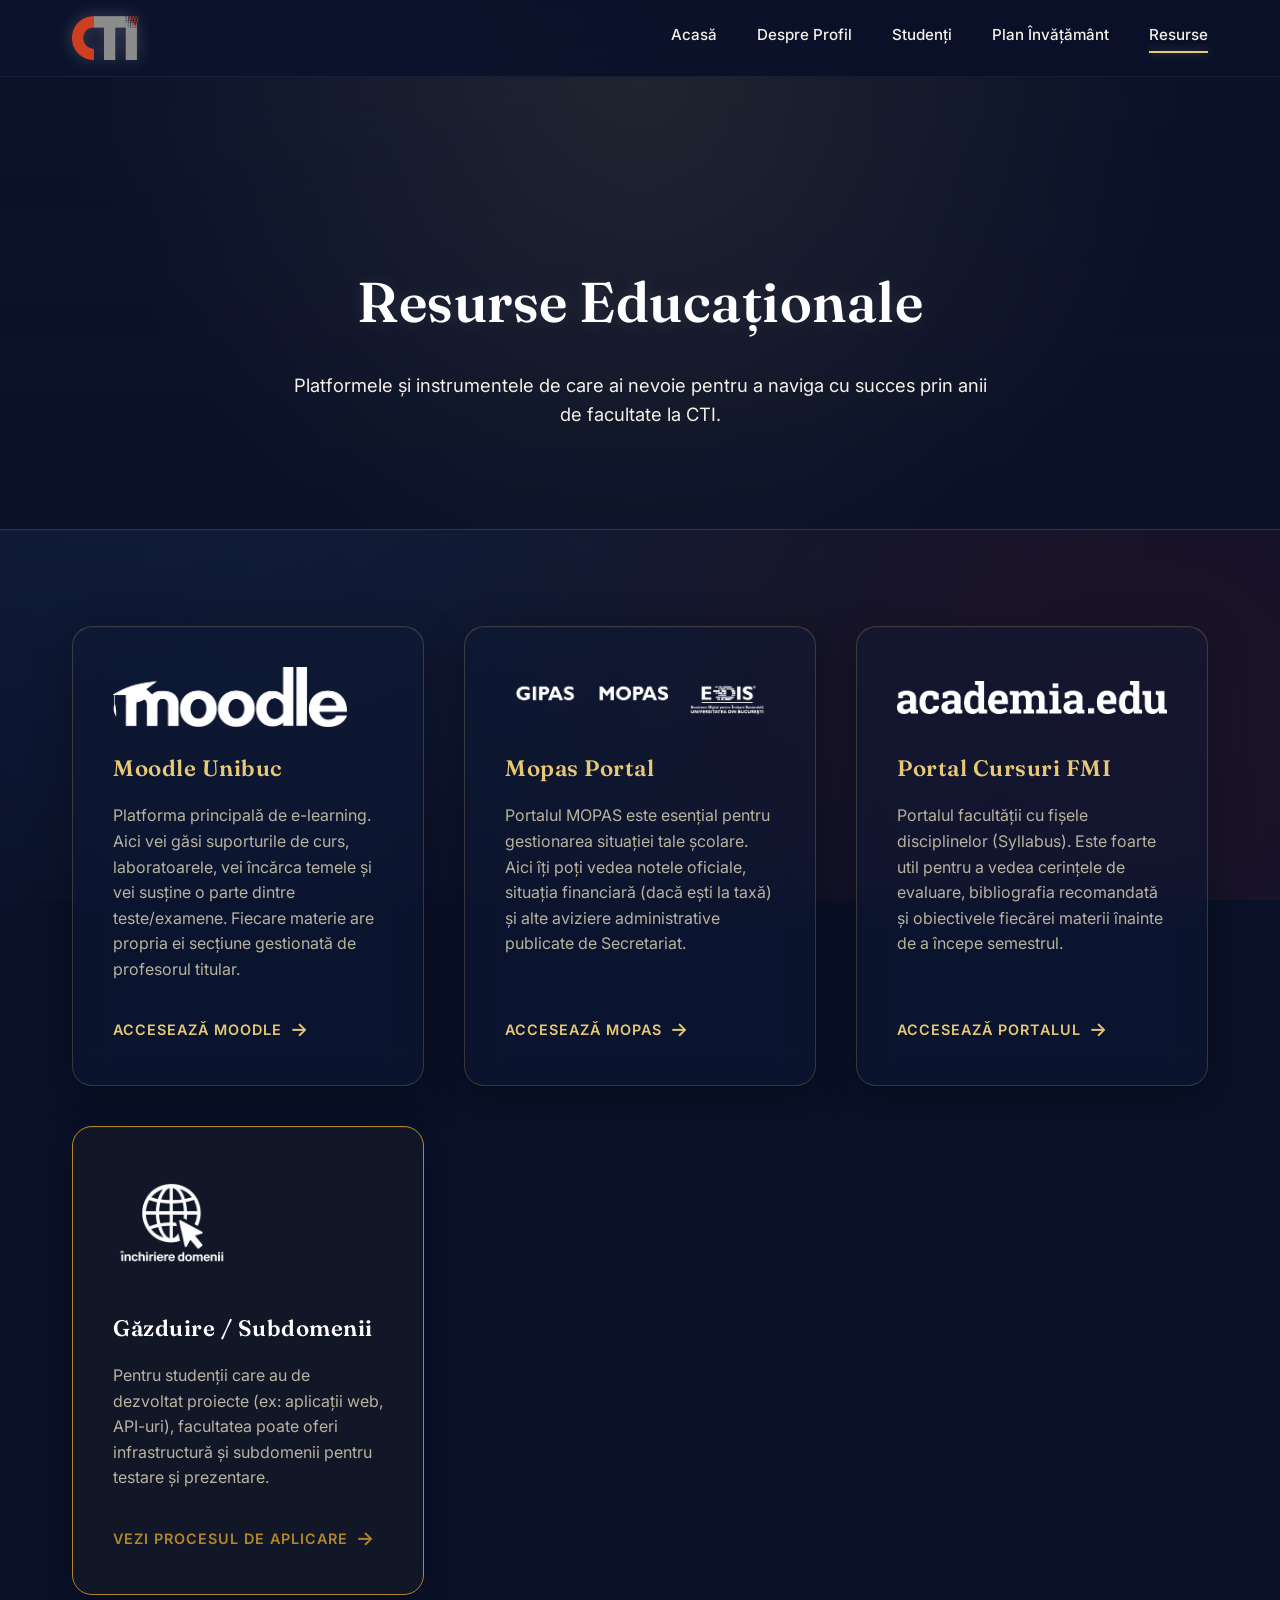
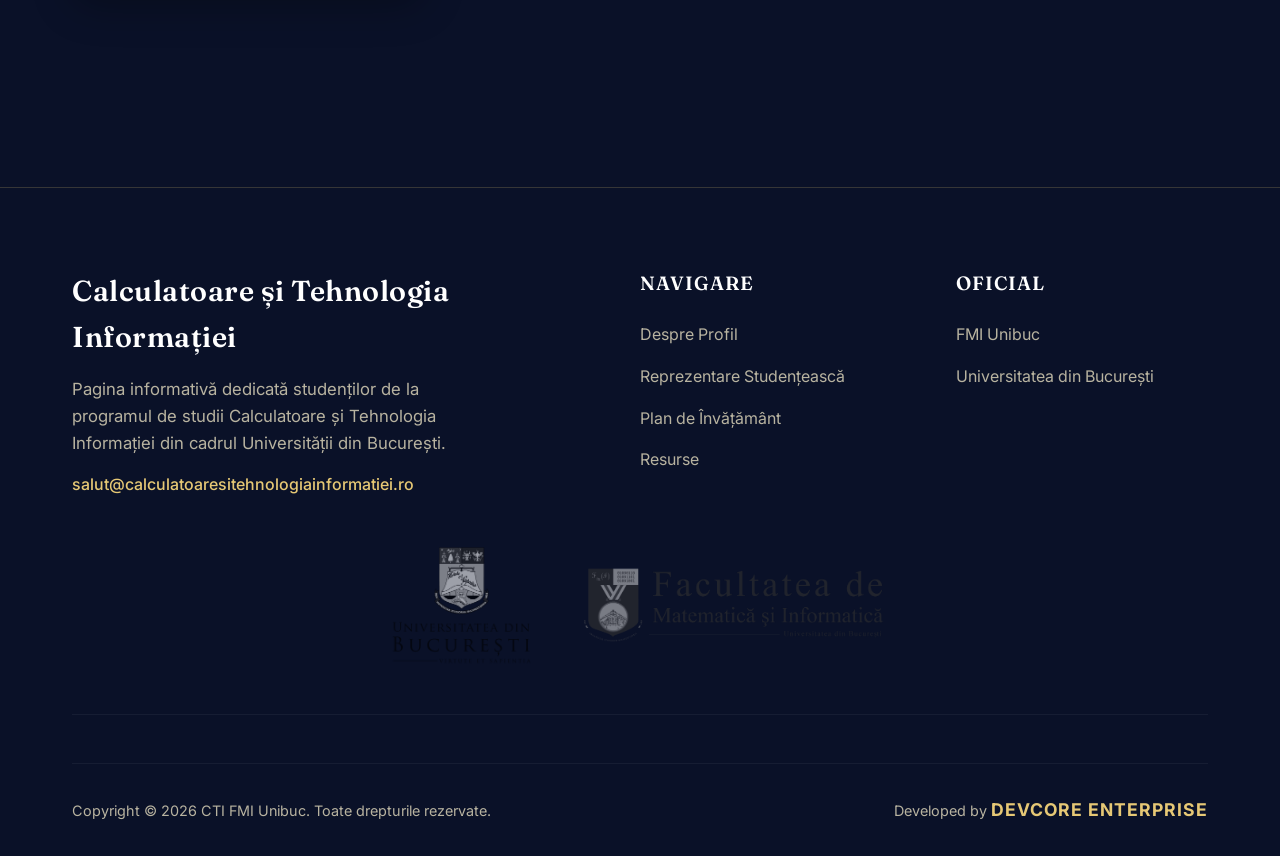
<file: resurse.html>
<!DOCTYPE html>
<html lang="ro">
<head>
  <meta charset="UTF-8">
  <meta name="viewport" content="width=device-width, initial-scale=1.0">
  <title>Resurse - CTI FMI</title>
  <link rel="icon" type="image/png" href="assets/img/CTI Logo Simplu.png">

    <meta name="description" content="Calculatoare și Tehnologia Informației (CTI) - Universitatea din București, Facultatea de Matematică și Informatică (FMI). Află despre programul de licență, admitere, curriculum și oportunități.">
  <meta name="keywords" content="CTI, FMI, Unibuc, Calculatoare si Tehnologia Informatiei, Universitatea din Bucuresti, Informatica, Admitere, Licenta">
  <meta property="og:title" content="Calculatoare și Tehnologia Informației - FMI Unibuc">
  <meta property="og:description" content="Informații oficiale și resurse pentru studenții de la Calculatoare și Tehnologia Informației, FMI, Universitatea din București.">
  <meta property="og:type" content="website">
  <meta property="og:locale" content="ro_RO">
  <meta name="robots" content="index, follow">
<link rel="stylesheet" href="assets/css/style.css">
</head>
<body>

  <!-- Header -->
  <header>
    <div class="container">
      <nav>
        <a href="index.html" class="logo">
          <img src="assets/img/CTI Logo Simplu.png" alt="CTI Logo" onerror="this.src='assets/img/fmi.png'">
        </a>
        <div class="nav-links">
          <a href="index.html">Acasă</a>
          <a href="despre.html">Despre Profil</a>
          <a href="studenti.html">Studenți</a>
          <a href="curriculum.html">Plan Învățământ</a>
          <a href="resurse.html" class="active">Resurse</a>
        </div>
      </nav>
    </div>
  </header>

  <!-- Page Header -->
  <div class="page-header fade-in-up">
    <div class="container">
      <h1 class="serif">Resurse Educaționale</h1>
      <p>Platformele și instrumentele de care ai nevoie pentru a naviga cu succes prin anii de facultate la CTI.</p>
    </div>
  </div>

  <section class="content-section">
    <div class="container">
      
      <div class="resources-grid">
        
        <a href="https://moodle.unibuc.ro/" target="_blank" class="glass-panel resource-card fade-in-up delay-100">
          <div style="height: 60px; width: 100%; margin-bottom: 1.5rem; display: flex; align-items: center; justify-content: flex-start;">
            <img src="assets/img/moodle-logo.png" alt="Moodle" style="max-width: 100%; max-height: 100%; object-fit: contain; filter: brightness(0) invert(1);" onerror="this.style.display='none'">
          </div>
          <h3>Moodle Unibuc</h3>
          <p>Platforma principală de e-learning. Aici vei găsi suporturile de curs, laboratoarele, vei încărca temele și vei susține o parte dintre teste/examene. Fiecare materie are propria ei secțiune gestionată de profesorul titular.</p>
          <div class="link-arrow">Accesează Moodle <span style="font-size:1.2rem;">→</span></div>
        </a>

        <a href="https://mopas-portal.unibuc.ro/" target="_blank" class="glass-panel resource-card fade-in-up delay-200">
          <div style="height: 60px; width: 100%; margin-bottom: 1.5rem; display: flex; align-items: center; justify-content: flex-start;">
            <img src="assets/img/mopas-logo.png" alt="Mopas" style="max-width: 100%; max-height: 100%; object-fit: contain; filter: brightness(0) invert(1);" onerror="this.style.display='none'">
          </div>
          <h3>Mopas Portal</h3>
          <p>Portalul MOPAS este esențial pentru gestionarea situației tale școlare. Aici îți poți vedea notele oficiale, situația financiară (dacă ești la taxă) și alte aviziere administrative publicate de Secretariat.</p>
          <div class="link-arrow">Accesează Mopas <span style="font-size:1.2rem;">→</span></div>
        </a>

        <a href="https://cursuri.fmi.unibuc.ro/" target="_blank" class="glass-panel resource-card fade-in-up delay-300">
          <div style="height: 60px; width: 100%; margin-bottom: 1.5rem; display: flex; align-items: center; justify-content: flex-start;">
            <img src="assets/img/cursuri-logo.png" alt="Cursuri FMI" style="max-width: 100%; max-height: 100%; object-fit: contain; filter: brightness(0) invert(1);" onerror="this.style.display='none'">
          </div>
          <h3>Portal Cursuri FMI</h3>
          <p>Portalul facultății cu fișele disciplinelor (Syllabus). Este foarte util pentru a vedea cerințele de evaluare, bibliografia recomandată și obiectivele fiecărei materii înainte de a începe semestrul.</p>
          <div class="link-arrow">Accesează portalul <span style="font-size:1.2rem;">→</span></div>
        </a>

        <a href="subdomeniu.html" class="glass-panel resource-card fade-in-up delay-100" style="border-color: var(--gold); background: rgba(179, 134, 44, 0.05);">
          <div style="height: 120px; width: 100%; margin-bottom: 1.5rem; display: flex; align-items: center; justify-content: flex-start;">
            <img src="assets/img/domeniu-logo.png" alt="Domenii" style="max-width: 100%; max-height: 100%; object-fit: contain; filter: brightness(0) invert(1);" onerror="this.style.display='none'">
          </div>
          <h3 style="color: #fff;">Găzduire / Subdomenii</h3>
          <p>Pentru studenții care au de dezvoltat proiecte (ex: aplicații web, API-uri), facultatea poate oferi infrastructură și subdomenii pentru testare și prezentare.</p>
          <div class="link-arrow" style="color: var(--gold);">Vezi procesul de aplicare <span style="font-size:1.2rem;">→</span></div>
        </a>

      </div>

    </div>
  </section>

    <!-- Footer -->
  <footer class="fade-in-up">
    <div class="container">
      <div class="footer-grid">
        <div class="footer-brand">
          <h3>Calculatoare și Tehnologia Informației</h3>
          <p>Pagina informativă dedicată studenților de la programul de studii Calculatoare și Tehnologia Informației din cadrul Universității din București.</p>
          <a href="mailto:salut@calculatoaresitehnologiainformatiei.ro" style="display: inline-block; margin-top: 1rem; color: var(--gold-light); font-weight: 500; text-decoration: none;">
            salut@calculatoaresitehnologiainformatiei.ro
          </a>
        </div>
        <div class="footer-links">
          <h4>Navigare</h4>
          <ul>
            <li><a href="despre.html">Despre Profil</a></li>
            <li><a href="studenti.html">Reprezentare Studențească</a></li>
            <li><a href="curriculum.html">Plan de Învățământ</a></li>
            <li><a href="resurse.html">Resurse</a></li>
          </ul>
        </div>
        <div class="footer-links">
          <h4>Oficial</h4>
          <ul>
            <li><a href="https://fmi.unibuc.ro/" target="_blank">FMI Unibuc</a></li>
            <li><a href="https://unibuc.ro/" target="_blank">Universitatea din București</a></li>
          </ul>
        </div>
      </div>
      <div class="footer-logos fade-in-up" style="margin-bottom: 3rem; display: flex; justify-content: center; align-items: center; gap: 3rem;">
        <img src="assets/img/unibuc.png" alt="Universitatea din București" style="height:120px;" onerror="this.style.display='none'">
        <img src="assets/img/fmi.png" alt="Facultatea de Matematică și Informatică" style="height:80px;" onerror="this.style.display='none'">
      </div>
      <div class="footer-bottom">
        <div>Copyright &copy; 2026 CTI FMI Unibuc. Toate drepturile rezervate.</div>
        <div class="devcore">
          <span style="color:var(--text-muted); font-size: 0.9rem;">Developed by</span> <a href="https://www.devcore-enterprise.site" target="_blank" style="color:var(--gold-light); text-decoration:none; font-weight:bold; font-size:1.1rem; letter-spacing:1px;">DEVCORE ENTERPRISE</a>
        </div>
      </div>
    </div>
  </footer>

  <script src="assets/js/main.js"></script>
</body>
</html>
</file>
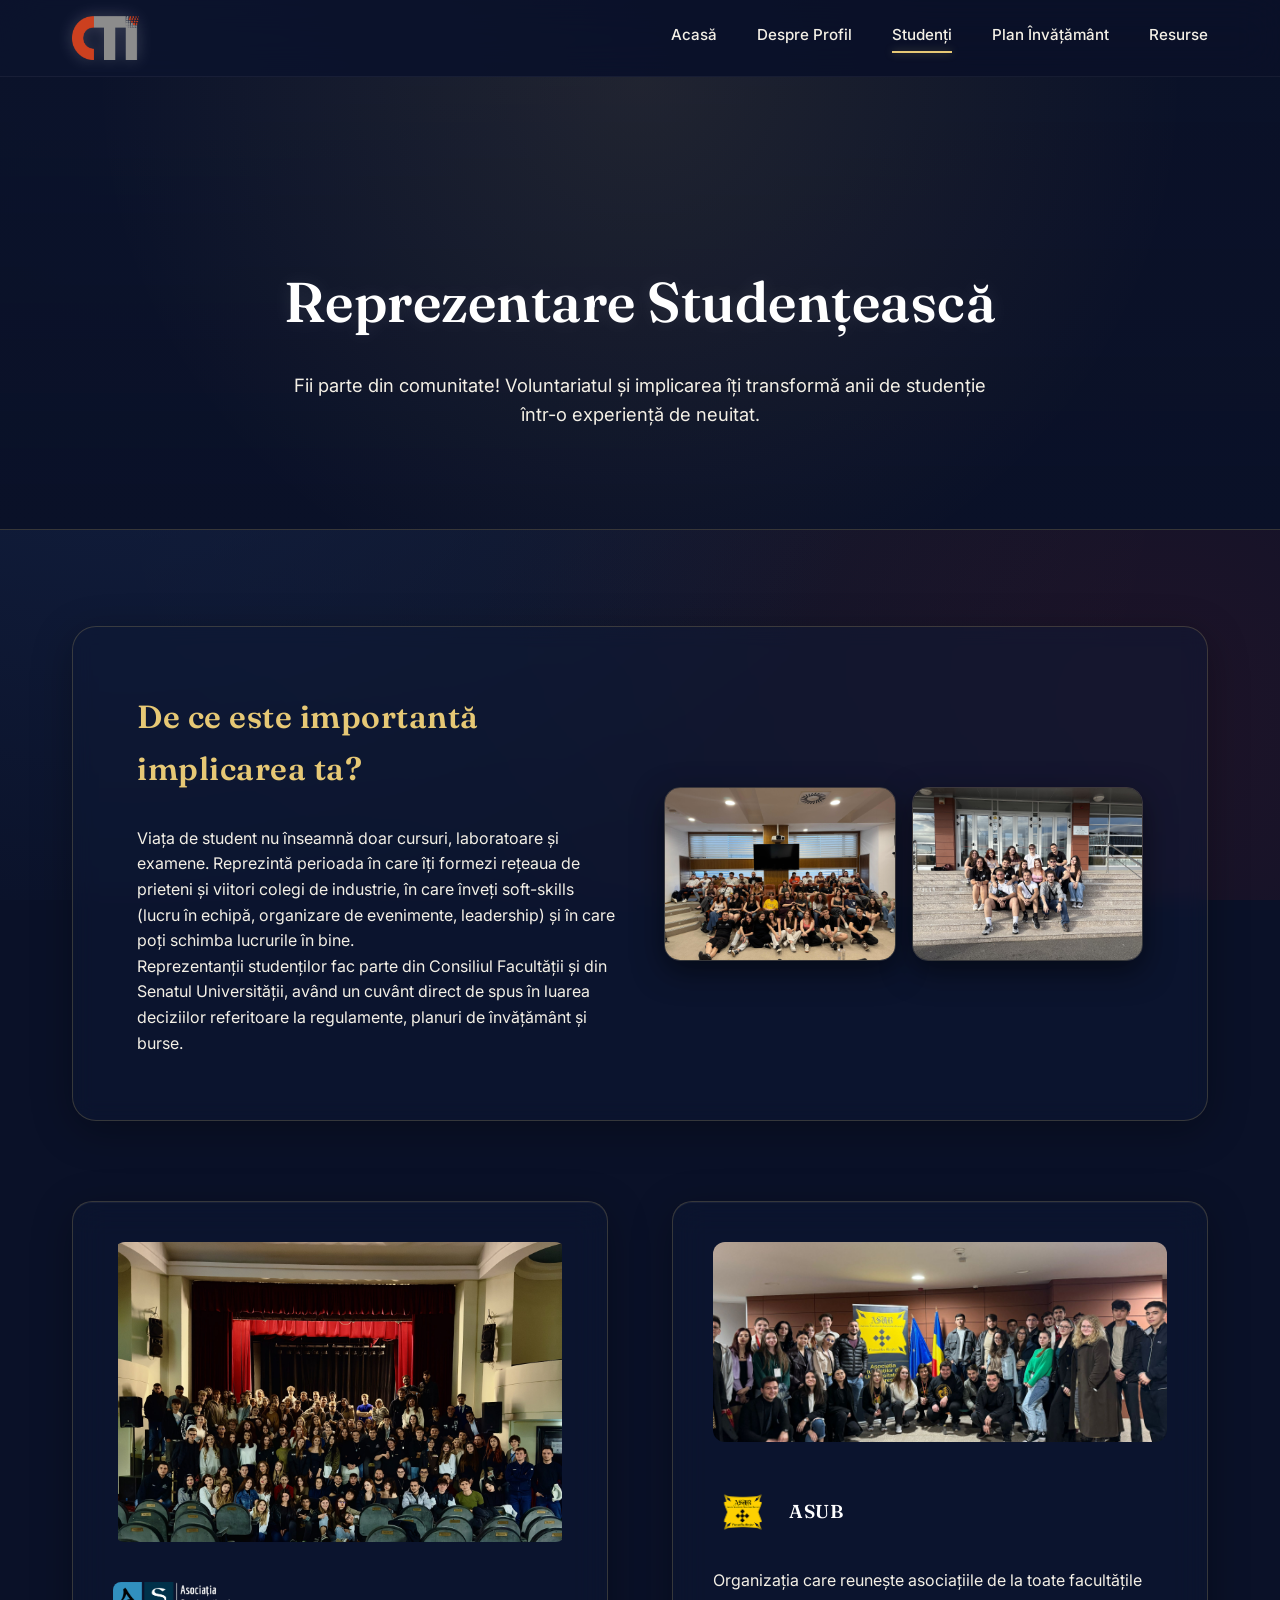
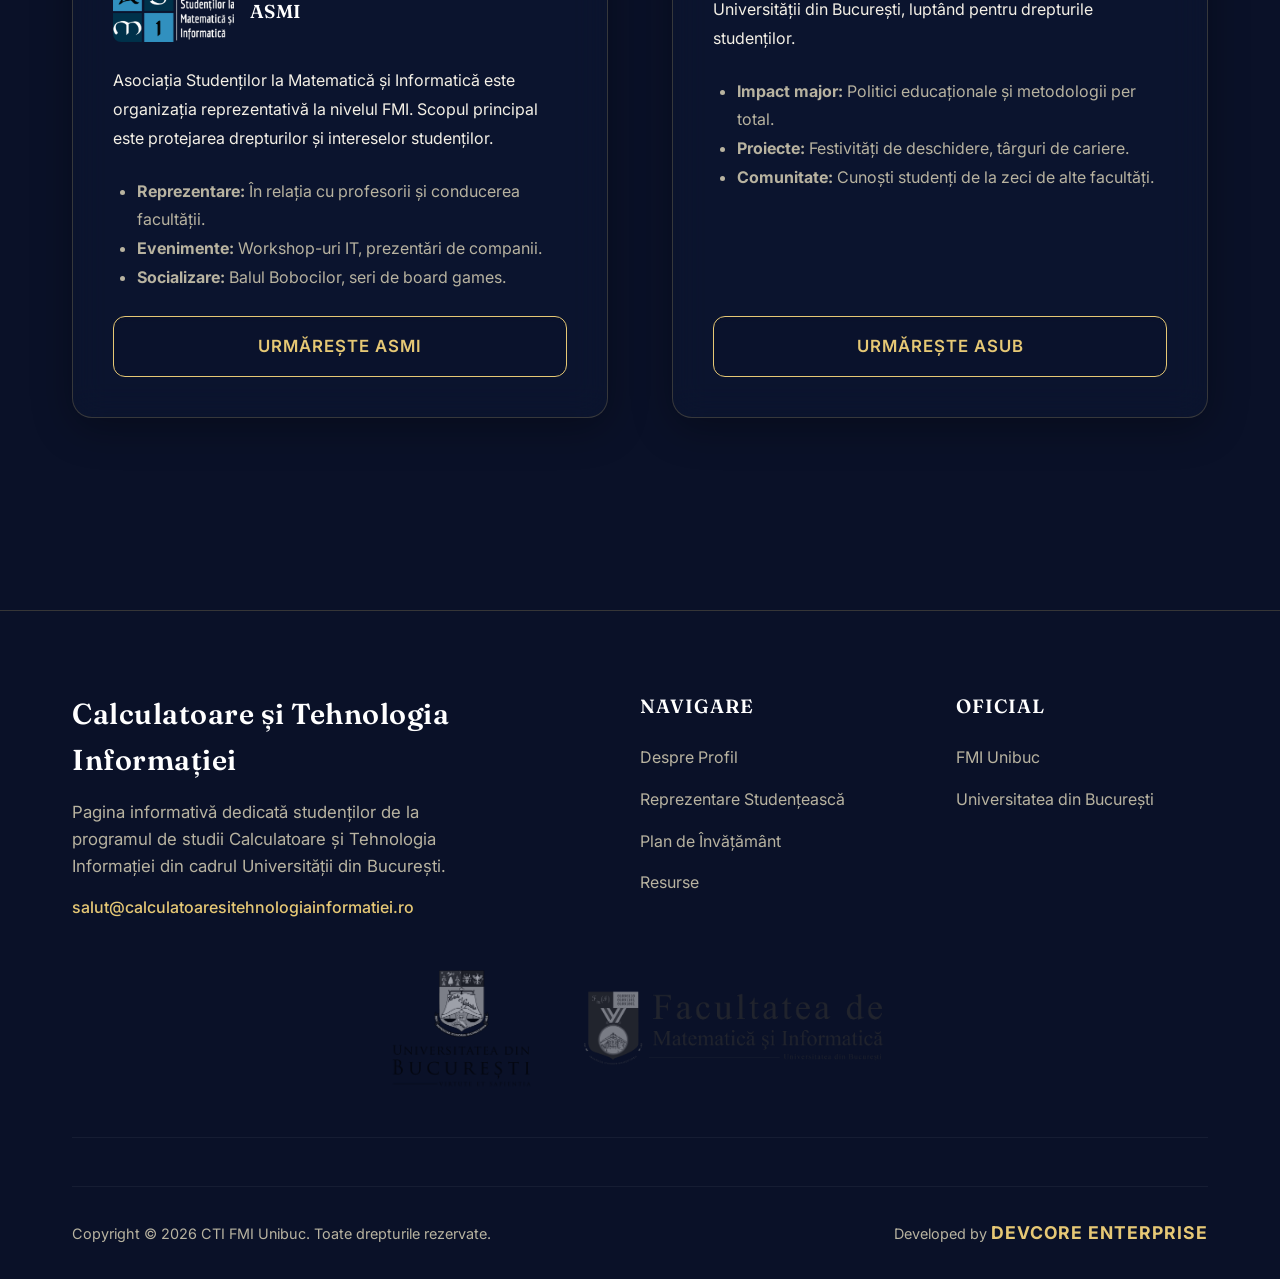
<file: studenti.html>
<!DOCTYPE html>
<html lang="ro">
<head>
  <meta charset="UTF-8">
  <meta name="viewport" content="width=device-width, initial-scale=1.0">
  <title>Studenți - CTI FMI</title>
  <link rel="icon" type="image/png" href="assets/img/CTI Logo Simplu.png">

    <meta name="description" content="Calculatoare și Tehnologia Informației (CTI) - Universitatea din București, Facultatea de Matematică și Informatică (FMI). Află despre programul de licență, admitere, curriculum și oportunități.">
  <meta name="keywords" content="CTI, FMI, Unibuc, Calculatoare si Tehnologia Informatiei, Universitatea din Bucuresti, Informatica, Admitere, Licenta">
  <meta property="og:title" content="Calculatoare și Tehnologia Informației - FMI Unibuc">
  <meta property="og:description" content="Informații oficiale și resurse pentru studenții de la Calculatoare și Tehnologia Informației, FMI, Universitatea din București.">
  <meta property="og:type" content="website">
  <meta property="og:locale" content="ro_RO">
  <meta name="robots" content="index, follow">
<link rel="stylesheet" href="assets/css/style.css">
</head>
<body>

  <!-- Header -->
  <header>
    <div class="container">
      <nav>
        <a href="index.html" class="logo">
          <img src="assets/img/CTI Logo Simplu.png" alt="CTI Logo" onerror="this.src='assets/img/fmi.png'">
        </a>
        <div class="nav-links">
          <a href="index.html">Acasă</a>
          <a href="despre.html">Despre Profil</a>
          <a href="studenti.html" class="active">Studenți</a>
          <a href="curriculum.html">Plan Învățământ</a>
          <a href="resurse.html">Resurse</a>
        </div>
      </nav>
    </div>
  </header>

  <!-- Page Header -->
  <div class="page-header fade-in-up">
    <div class="container">
      <h1 class="serif">Reprezentare Studențească</h1>
      <p>Fii parte din comunitate! Voluntariatul și implicarea îți transformă anii de studenție într-o experiență de neuitat.</p>
    </div>
  </div>

  <section class="content-section">
    <div class="container">
      
      <div class="text-box fade-in-up split-section">
        <div class="split-col">
          <h3>De ce este importantă implicarea ta?</h3>
          <p>Viața de student nu înseamnă doar cursuri, laboratoare și examene. Reprezintă perioada în care îți formezi rețeaua de prieteni și viitori colegi de industrie, în care înveți soft-skills (lucru în echipă, organizare de evenimente, leadership) și în care poți schimba lucrurile în bine.</p>
          <p>Reprezentanții studenților fac parte din Consiliul Facultății și din Senatul Universității, având un cuvânt direct de spus în luarea deciziilor referitoare la regulamente, planuri de învățământ și burse.</p>
        </div>
        <div class="split-images">
          <img src="assets/img/studenti 1.jpeg" alt="Studenti FMI">
          <img src="assets/img/studenti 2.jpeg" alt="Studenti FMI">
        </div>
      </div>

      <div class="assoc-grid" style="margin-top: 5rem;">
        
        <div class="glass-panel fade-in-up delay-100" style="display:flex; flex-direction:column; gap:1.5rem;">
          <img src="assets/img/asmi.jpeg" alt="Activitati ASMI" style="width:100%; height:auto; max-height:300px; object-fit:contain; border-radius:12px; margin-bottom:1rem;">
          <div style="display:flex; align-items:center; gap:1rem;">
            <img src="assets/img/asmi.png" alt="ASMI" onerror="this.style.display='none'" style="max-height: 60px; border-radius: 8px;">
            <h3 class="serif" style="color:#fff;">ASMI</h3>
          </div>
          <p style="color:var(--text-light); line-height: 1.8;">Asociația Studenților la Matematică și Informatică este organizația reprezentativă la nivelul FMI. Scopul principal este protejarea drepturilor și intereselor studenților.</p>
          <ul style="color:var(--text-muted); padding-left: 1.5rem; line-height: 1.8;">
            <li><strong>Reprezentare:</strong> În relația cu profesorii și conducerea facultății.</li>
            <li><strong>Evenimente:</strong> Workshop-uri IT, prezentări de companii.</li>
            <li><strong>Socializare:</strong> Balul Bobocilor, seri de board games.</li>
          </ul>
          <a href="https://www.asmi.ro/" target="_blank" rel="noopener noreferrer" class="btn btn-outline" style="text-align:center; margin-top:auto;">Urmărește ASMI</a>
        </div>

        <div class="glass-panel fade-in-up delay-200" style="display:flex; flex-direction:column; gap:1.5rem;">
          <img src="assets/img/asub.jpeg" alt="Activitati ASUB" style="width:100%; height:200px; object-fit:cover; border-radius:12px; margin-bottom:1rem;">
          <div style="display:flex; align-items:center; gap:1rem;">
            <img src="assets/img/ASUB.png" alt="ASUB" onerror="this.style.display='none'" style="max-height: 60px; border-radius: 8px;">
            <h3 class="serif" style="color:#fff;">ASUB</h3>
          </div>
          <p style="color:var(--text-light); line-height: 1.8;">Organizația care reunește asociațiile de la toate facultățile Universității din București, luptând pentru drepturile studenților.</p>
          <ul style="color:var(--text-muted); padding-left: 1.5rem; line-height: 1.8;">
            <li><strong>Impact major:</strong> Politici educaționale și metodologii per total.</li>
            <li><strong>Proiecte:</strong> Festivități de deschidere, târguri de cariere.</li>
            <li><strong>Comunitate:</strong> Cunoști studenți de la zeci de alte facultăți.</li>
          </ul>
          <a href="https://as-ub.ro/" target="_blank" rel="noopener noreferrer" class="btn btn-outline" style="text-align:center; margin-top:auto;">Urmărește ASUB</a>
        </div>

      </div>

    </div>
  </section>

    <!-- Footer -->
  <footer class="fade-in-up">
    <div class="container">
      <div class="footer-grid">
        <div class="footer-brand">
          <h3>Calculatoare și Tehnologia Informației</h3>
          <p>Pagina informativă dedicată studenților de la programul de studii Calculatoare și Tehnologia Informației din cadrul Universității din București.</p>
          <a href="mailto:salut@calculatoaresitehnologiainformatiei.ro" style="display: inline-block; margin-top: 1rem; color: var(--gold-light); font-weight: 500; text-decoration: none;">
            salut@calculatoaresitehnologiainformatiei.ro
          </a>
        </div>
        <div class="footer-links">
          <h4>Navigare</h4>
          <ul>
            <li><a href="despre.html">Despre Profil</a></li>
            <li><a href="studenti.html">Reprezentare Studențească</a></li>
            <li><a href="curriculum.html">Plan de Învățământ</a></li>
            <li><a href="resurse.html">Resurse</a></li>
          </ul>
        </div>
        <div class="footer-links">
          <h4>Oficial</h4>
          <ul>
            <li><a href="https://fmi.unibuc.ro/" target="_blank">FMI Unibuc</a></li>
            <li><a href="https://unibuc.ro/" target="_blank">Universitatea din București</a></li>
          </ul>
        </div>
      </div>
      <div class="footer-logos fade-in-up" style="margin-bottom: 3rem; display: flex; justify-content: center; align-items: center; gap: 3rem;">
        <img src="assets/img/unibuc.png" alt="Universitatea din București" style="height:120px;" onerror="this.style.display='none'">
        <img src="assets/img/fmi.png" alt="Facultatea de Matematică și Informatică" style="height:80px;" onerror="this.style.display='none'">
      </div>
      <div class="footer-bottom">
        <div>Copyright &copy; 2026 CTI FMI Unibuc. Toate drepturile rezervate.</div>
        <div class="devcore">
          <span style="color:var(--text-muted); font-size: 0.9rem;">Developed by</span> <a href="https://www.devcore-enterprise.site" target="_blank" style="color:var(--gold-light); text-decoration:none; font-weight:bold; font-size:1.1rem; letter-spacing:1px;">DEVCORE ENTERPRISE</a>
        </div>
      </div>
    </div>
  </footer>

  <script src="assets/js/main.js"></script>
</body>
</html>
</file>
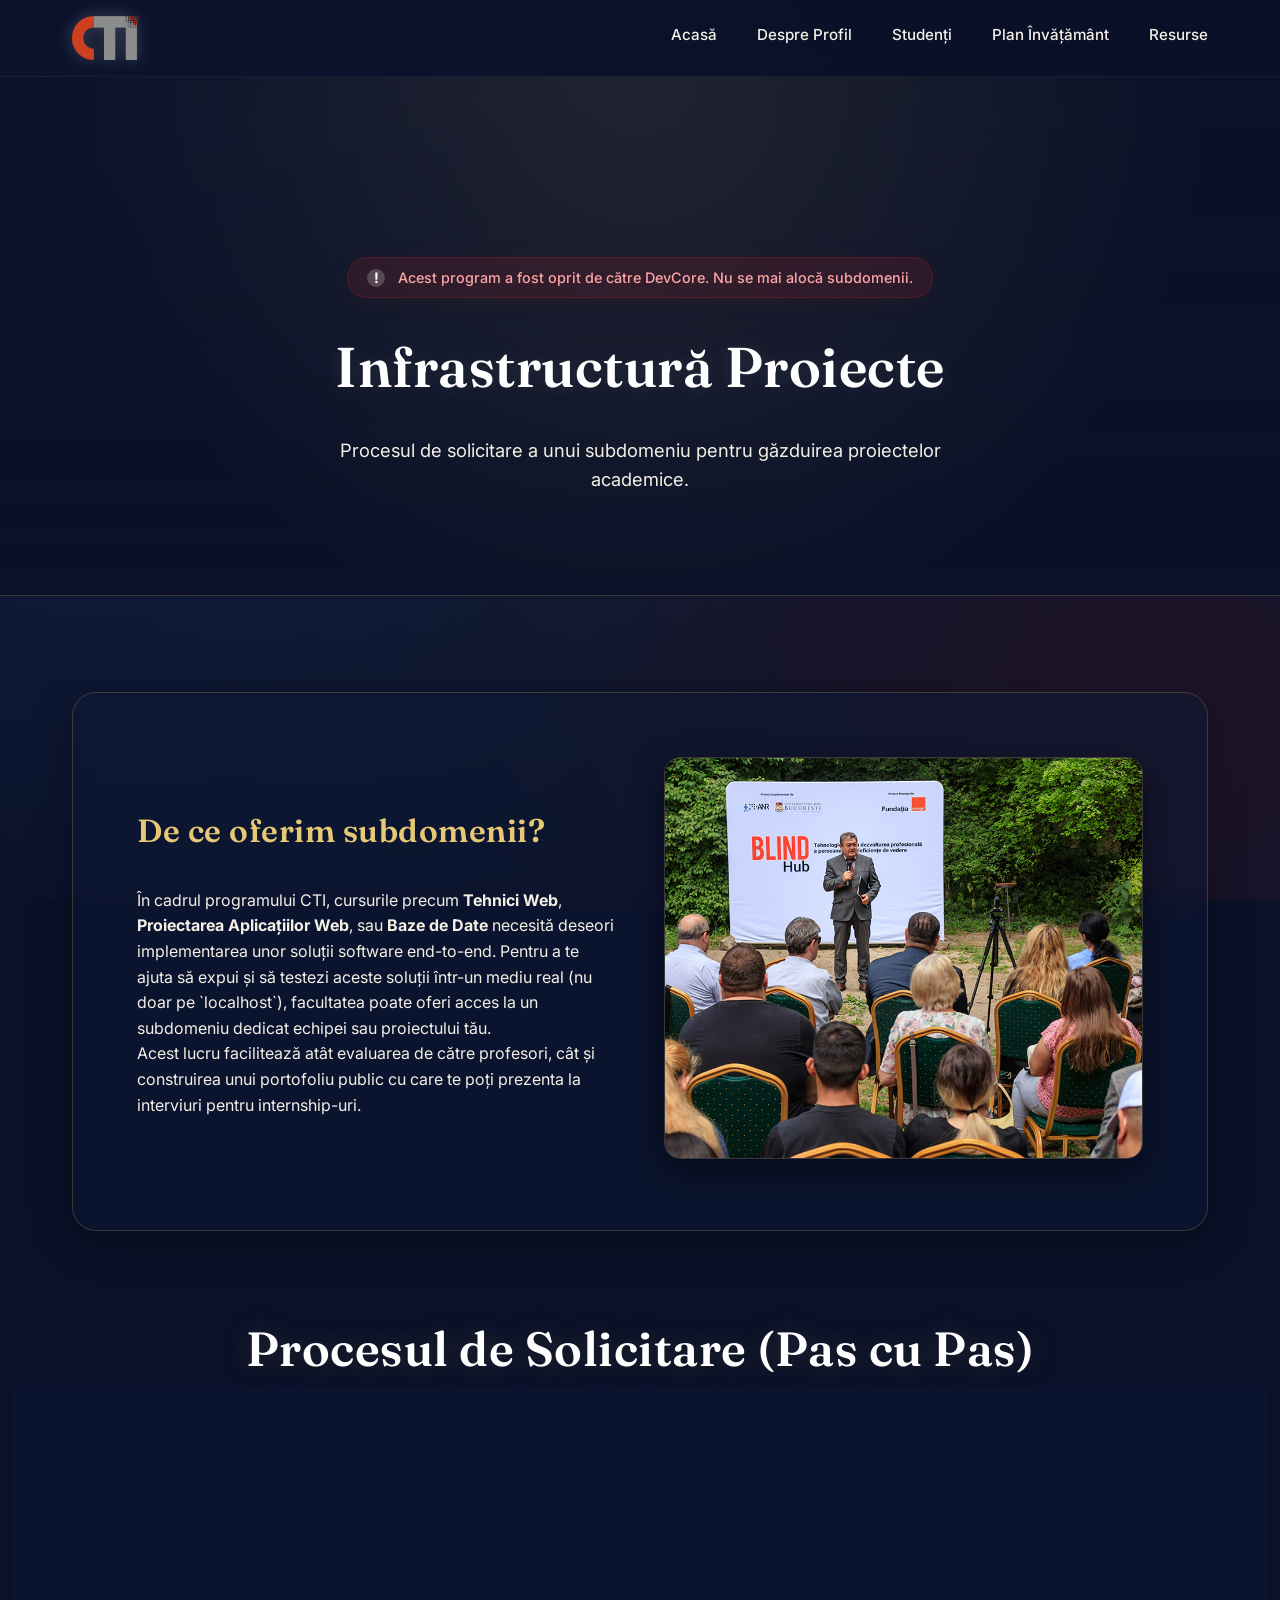
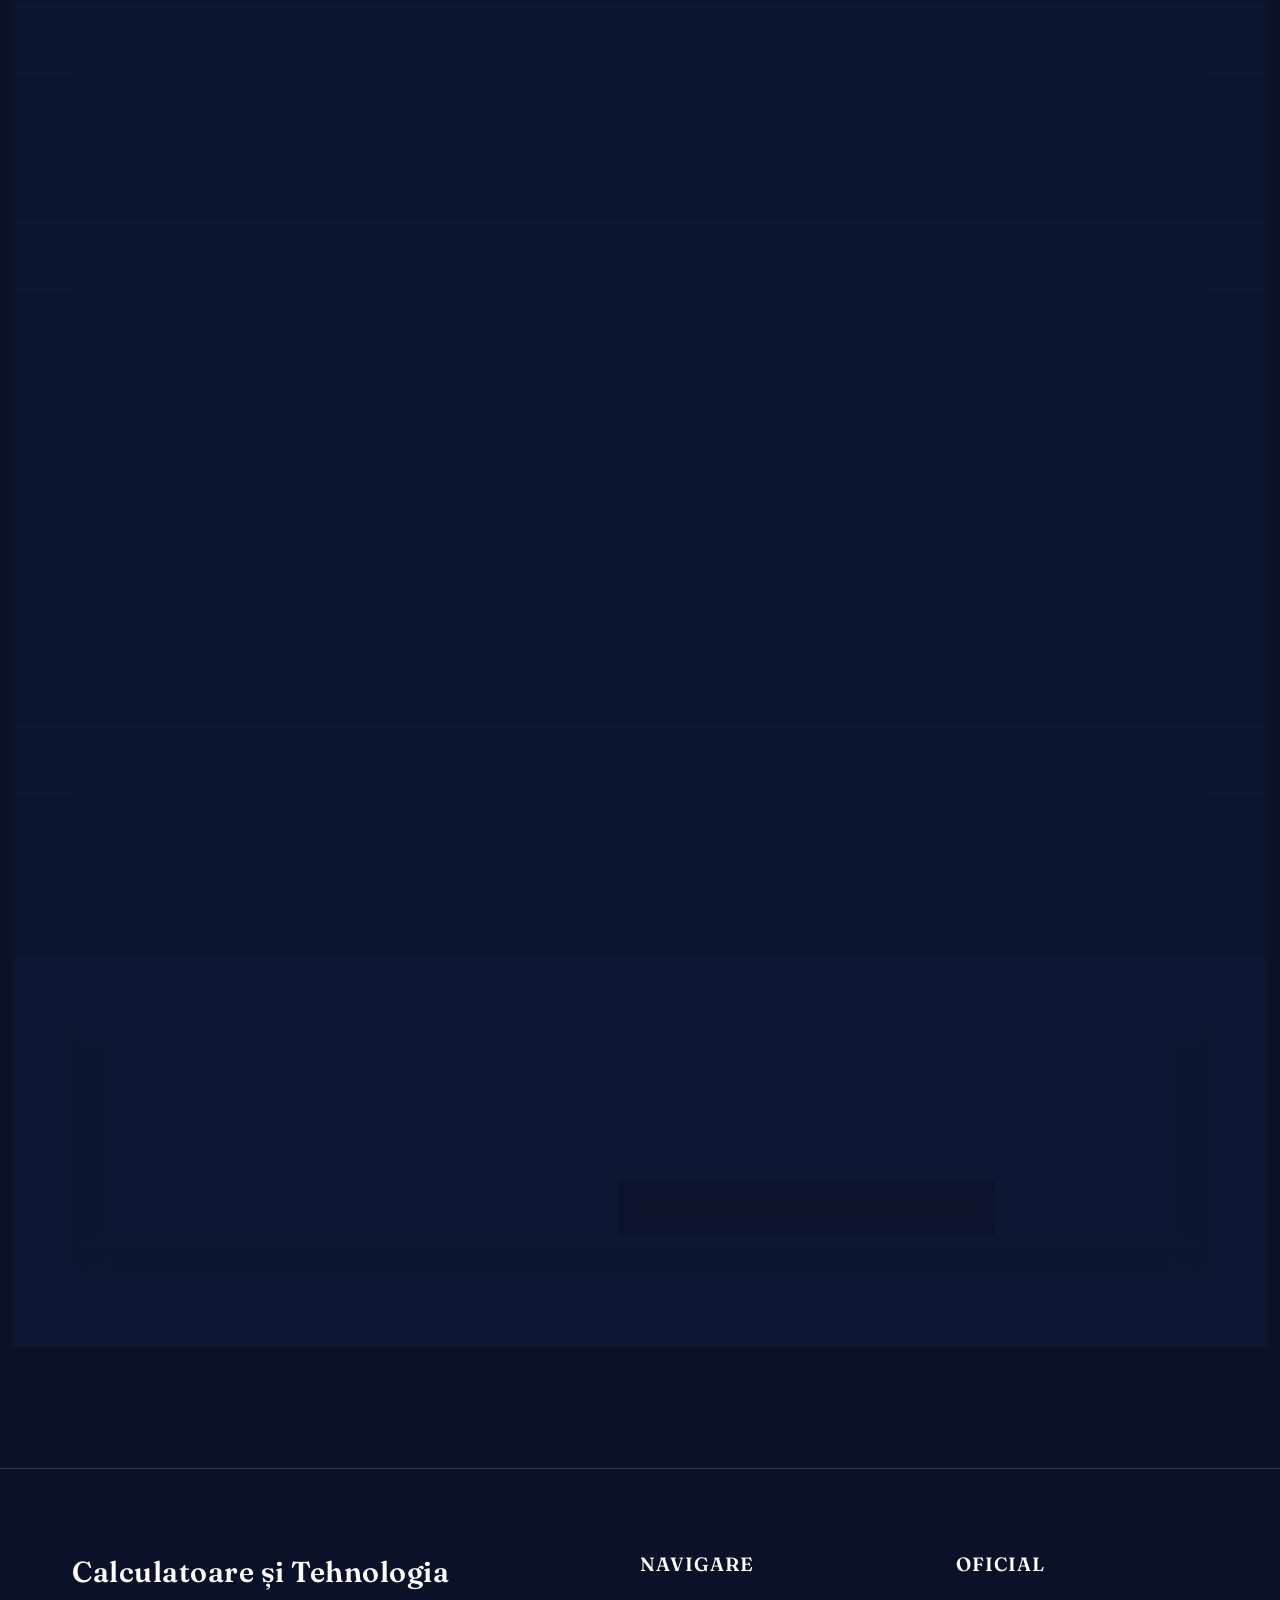
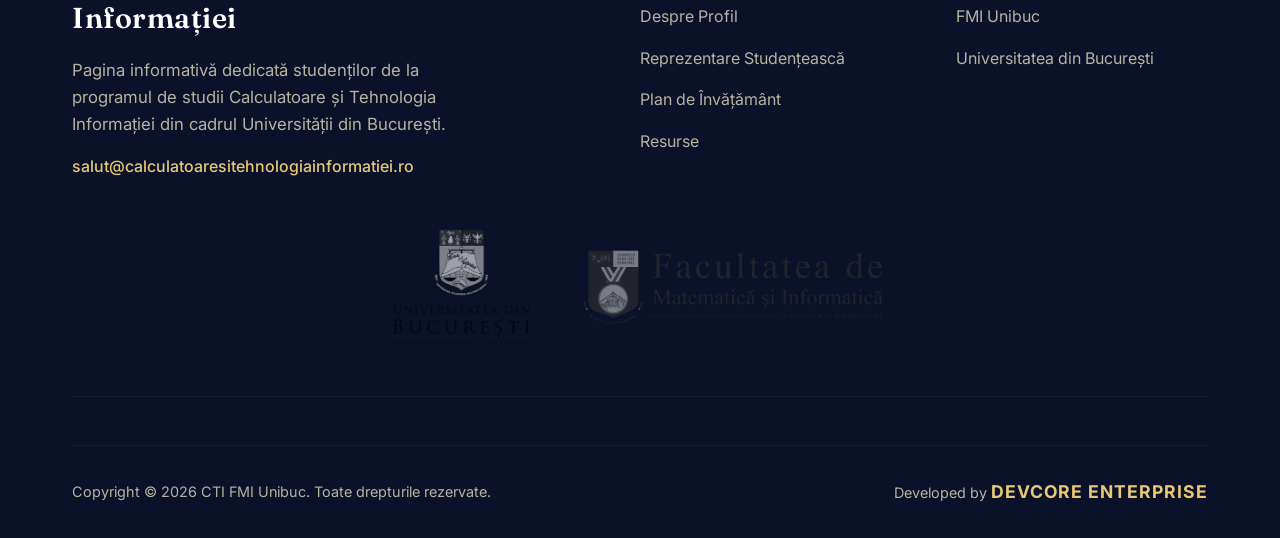
<file: subdomeniu.html>
<!DOCTYPE html>
<html lang="ro">
<head>
  <meta charset="UTF-8">
  <meta name="viewport" content="width=device-width, initial-scale=1.0">
  <title>Solicitare Subdomeniu - CTI FMI</title>
  <link rel="icon" type="image/png" href="assets/img/CTI Logo Simplu.png">

    <meta name="description" content="Calculatoare și Tehnologia Informației (CTI) - Universitatea din București, Facultatea de Matematică și Informatică (FMI). Află despre programul de licență, admitere, curriculum și oportunități.">
  <meta name="keywords" content="CTI, FMI, Unibuc, Calculatoare si Tehnologia Informatiei, Universitatea din Bucuresti, Informatica, Admitere, Licenta">
  <meta property="og:title" content="Calculatoare și Tehnologia Informației - FMI Unibuc">
  <meta property="og:description" content="Informații oficiale și resurse pentru studenții de la Calculatoare și Tehnologia Informației, FMI, Universitatea din București.">
  <meta property="og:type" content="website">
  <meta property="og:locale" content="ro_RO">
  <meta name="robots" content="index, follow">
<link rel="stylesheet" href="assets/css/style.css">
</head>
<body>

  <!-- Header -->
  <header>
    <div class="container">
      <nav>
        <a href="index.html" class="logo">
          <img src="assets/img/CTI Logo Simplu.png" alt="CTI Logo" onerror="this.src='assets/img/fmi.png'">
        </a>
        <div class="nav-links">
          <a href="index.html">Acasă</a>
          <a href="despre.html">Despre Profil</a>
          <a href="studenti.html">Studenți</a>
          <a href="curriculum.html">Plan Învățământ</a>
          <a href="resurse.html">Resurse</a>
        </div>
      </nav>
    </div>
  </header>

  <!-- Page Header -->
  <div class="page-header fade-in-up">
    <div class="container">
      <div class="alert-banner">
        <span style="font-size: 0.9rem; background: rgba(255,255,255,0.2); color: #fff; width: 18px; height: 18px; display: inline-flex; align-items: center; justify-content: center; border-radius: 50%; font-weight: bold;">!</span> Acest program a fost oprit de către DevCore. Nu se mai alocă subdomenii.
      </div>
      <h1 class="serif">Infrastructură Proiecte</h1>
      <p>Procesul de solicitare a unui subdomeniu pentru găzduirea proiectelor academice.</p>
    </div>
  </div>

  <section class="content-section">
    <div class="container">
      
      <div class="text-box fade-in-up" style="display:flex; flex-wrap:wrap; gap:3rem; align-items:center;">
        <div style="flex:1; min-width:300px;">
          <h3>De ce oferim subdomenii?</h3>
          <p>În cadrul programului CTI, cursurile precum <strong>Tehnici Web</strong>, <strong>Proiectarea Aplicațiilor Web</strong>, sau <strong>Baze de Date</strong> necesită deseori implementarea unor soluții software end-to-end. Pentru a te ajuta să expui și să testezi aceste soluții într-un mediu real (nu doar pe `localhost`), facultatea poate oferi acces la un subdomeniu dedicat echipei sau proiectului tău.</p>
          <p>Acest lucru facilitează atât evaluarea de către profesori, cât și construirea unui portofoliu public cu care te poți prezenta la interviuri pentru internship-uri.</p>
        </div>
        <div style="flex:1; min-width:300px;">
          <img src="assets/img/proiect.jpg" alt="Proiecte Studenti" style="width:100%; border-radius:16px; border:1px solid var(--glass-border); box-shadow:0 10px 30px rgba(0,0,0,0.5);">
        </div>
      </div>

      <div class="section-header fade-in-up" style="margin-top: 5rem; margin-bottom: 3rem;">
        <h2 class="serif">Procesul de Solicitare (Pas cu Pas)</h2>
      </div>

      <div style="display: flex; flex-direction: column; gap: 3rem;">
        
        <div class="glass-panel step-card fade-in-up delay-100">
          <div class="step-number" style="min-width: 60px; height: 60px; border-radius: 50%; background: var(--gold); color: #000; font-weight: bold; display: flex; align-items: center; justify-content: center; font-size: 2rem; box-shadow: 0 5px 15px rgba(0,0,0,0.3);">1</div>
          <div style="flex: 1;">
            <h4 style="font-size:1.4rem; color:#fff; margin-bottom:1rem;">Formează echipa și alege proiectul</h4>
            <p style="color:var(--text-light); margin-bottom: 0;">Asigură-te că proiectul face parte din cerințele unei materii sau este validat de un cadru didactic coordonator (ex: pentru lucrarea de licență).</p>
          </div>
        </div>

        <div class="glass-panel step-card fade-in-up delay-200">
          <div class="step-number" style="min-width: 60px; height: 60px; border-radius: 50%; background: var(--gold); color: #000; font-weight: bold; display: flex; align-items: center; justify-content: center; font-size: 2rem; box-shadow: 0 5px 15px rgba(0,0,0,0.3);">2</div>
          <div style="flex: 1;">
            <h4 style="font-size:1.4rem; color:#fff; margin-bottom:1rem;">Redactează o cerere</h4>
            <p style="color:var(--text-light); margin-bottom: 0;">Pregătește un email scurt în care să precizezi: numele studenților din echipă, grupa, anul de studiu, numele materiei, numele cadrului didactic coordonator și o scurtă descriere a necesarului tehnic.</p>
          </div>
        </div>

        <div class="glass-panel step-card fade-in-up delay-300">
          <div class="step-number" style="min-width: 60px; height: 60px; border-radius: 50%; background: var(--gold); color: #000; font-weight: bold; display: flex; align-items: center; justify-content: center; font-size: 2rem; box-shadow: 0 5px 15px rgba(0,0,0,0.3);">3</div>
          <div style="flex: 1;">
            <h4 style="font-size:1.4rem; color:#fff; margin-bottom:1rem;">Trimite emailul (Admin + CC DevCore)</h4>
            <p style="color:var(--text-light);">Trimite cererea și <strong>asigură-te că adaugi manual ambele adrese de mai jos</strong>. Fără adresa DevCore în CC, echipa noastră tehnică nu îți va putea aloca subdomeniul.</p>
            <div style="display: flex; flex-direction: column; gap: 1.5rem; margin-top: 1rem;">
              <div style="background:rgba(0,0,0,0.3); border-radius:8px; padding:1rem; border: 1px solid rgba(255,255,255,0.1);">
                <div style="font-size:0.85rem; color:var(--text-muted);">Adresa Principală (TO)</div>
                <div style="color:#fff; font-weight:600; word-break: break-all;">salut@calculatoaresitehnologiainformatiei.ro</div>
              </div>
              <div style="background:rgba(0,0,0,0.3); border-radius:8px; padding:1rem; border: 1px solid rgba(255,255,255,0.1);">
                <div style="font-size:0.85rem; color:var(--text-muted);">Echipa Tehnică (CC)</div>
                <div style="color:#fff; font-weight:600; word-break: break-all;">hosting@devcore-enterprise.site</div>
              </div>
            </div>
            <a href="mailto:?subject=Solicitare%20Subdomeniu%20Proiect%20CTI" class="btn btn-primary" style="margin-top: 1.5rem; width:100%;">Începe procesul</a>
          </div>
        </div>

        <div class="glass-panel step-card fade-in-up delay-400">
          <div class="step-number" style="min-width: 60px; height: 60px; border-radius: 50%; background: var(--gold); color: #000; font-weight: bold; display: flex; align-items: center; justify-content: center; font-size: 2rem; box-shadow: 0 5px 15px rgba(0,0,0,0.3);">4</div>
          <div style="flex: 1;">
            <h4 style="font-size:1.4rem; color:#fff; margin-bottom:1rem;">Așteaptă aprobarea</h4>
            <p style="color:var(--text-light); margin-bottom: 0;">Cererile sunt de obicei procesate în termen de 2-3 zile lucrătoare. Vei primi pe email datele de acces (FTP/SSH sau panel de administrare) și URL-ul alocat proiectului tău.</p>
          </div>
        </div>

      </div>

      <div class="glass-panel fade-in-up delay-400" style="margin-top: 4rem; padding: 2.5rem; text-align: center; border-color: rgba(230, 200, 117, 0.4); background: rgba(15, 25, 55, 0.7);">
        <h3 style="color: var(--gold-light); margin-bottom: 1rem; font-size: 1.5rem;">Ai totuși nevoie de un domeniu?</h3>
        <p style="color: var(--text-light); font-size: 1.05rem; margin-bottom: 1.5rem; max-width: 600px; margin-left: auto; margin-right: auto;">
          Dacă dorești găzduire sau subdomenii pentru proiectele tale, te invităm să consulți noul program DevCore dedicat educației sau să îi contactezi direct.
        </p>
        <div style="display: flex; gap: 1.5rem; justify-content: center; flex-wrap: wrap;">
          <a href="https://edu.devcore-enterprise.site" target="_blank" class="btn btn-primary" style="padding: 0.8rem 2rem;">Accesează DevCore Edu</a>
          <a href="mailto:edu@devcore-enterprise.site" class="btn btn-outline" style="padding: 0.8rem 2rem;">edu@devcore-enterprise.site</a>
        </div>
      </div>

    </div>
  </section>

    <!-- Footer -->
  <footer class="fade-in-up">
    <div class="container">
      <div class="footer-grid">
        <div class="footer-brand">
          <h3>Calculatoare și Tehnologia Informației</h3>
          <p>Pagina informativă dedicată studenților de la programul de studii Calculatoare și Tehnologia Informației din cadrul Universității din București.</p>
          <a href="mailto:salut@calculatoaresitehnologiainformatiei.ro" style="display: inline-block; margin-top: 1rem; color: var(--gold-light); font-weight: 500; text-decoration: none;">
            salut@calculatoaresitehnologiainformatiei.ro
          </a>
        </div>
        <div class="footer-links">
          <h4>Navigare</h4>
          <ul>
            <li><a href="despre.html">Despre Profil</a></li>
            <li><a href="studenti.html">Reprezentare Studențească</a></li>
            <li><a href="curriculum.html">Plan de Învățământ</a></li>
            <li><a href="resurse.html">Resurse</a></li>
          </ul>
        </div>
        <div class="footer-links">
          <h4>Oficial</h4>
          <ul>
            <li><a href="https://fmi.unibuc.ro/" target="_blank">FMI Unibuc</a></li>
            <li><a href="https://unibuc.ro/" target="_blank">Universitatea din București</a></li>
          </ul>
        </div>
      </div>
      <div class="footer-logos fade-in-up" style="margin-bottom: 3rem; display: flex; justify-content: center; align-items: center; gap: 3rem;">
        <img src="assets/img/unibuc.png" alt="Universitatea din București" style="height:120px;" onerror="this.style.display='none'">
        <img src="assets/img/fmi.png" alt="Facultatea de Matematică și Informatică" style="height:80px;" onerror="this.style.display='none'">
      </div>
      <div class="footer-bottom">
        <div>Copyright &copy; 2026 CTI FMI Unibuc. Toate drepturile rezervate.</div>
        <div class="devcore">
          <span style="color:var(--text-muted); font-size: 0.9rem;">Developed by</span> <a href="https://www.devcore-enterprise.site" target="_blank" style="color:var(--gold-light); text-decoration:none; font-weight:bold; font-size:1.1rem; letter-spacing:1px;">DEVCORE ENTERPRISE</a>
        </div>
      </div>
    </div>
  </footer>

  <script src="assets/js/main.js"></script>
</body>
</html>
</file>
<file: assets/css/style.css>
@import url('https://fonts.googleapis.com/css2?family=Fraunces:ital,opsz,wght@0,9..144,400..700;1,9..144,400..700&family=Inter:wght@300;400;500;600;700&display=swap');

:root {
  --navy: #152447;
  --navy-deep: #0a1128; /* Deeper navy */
  --gold: #b3862c;
  --gold-light: #e6c875; /* Brighter gold */
  --gold-glow: rgba(230, 200, 117, 0.4);
  --burgundy: #6d1f2a;
  --text-light: #f4f0e6;
  --text-muted: #b8b3a0;
  --glass-bg: rgba(15, 25, 55, 0.45);
  --glass-border: rgba(230, 200, 117, 0.2);
  --transition: all 0.4s cubic-bezier(0.25, 0.8, 0.25, 1);
}

* {
  box-sizing: border-box;
  margin: 0;
  padding: 0;
}

html {
  scroll-behavior: smooth;
}

body {
  background-color: var(--navy-deep);
  background-image: 
    radial-gradient(circle at 10% 20%, rgba(21, 36, 71, 0.9) 0%, transparent 60%),
    radial-gradient(circle at 90% 80%, rgba(109, 31, 42, 0.2) 0%, transparent 50%),
    radial-gradient(circle at 50% 50%, rgba(230, 200, 117, 0.03) 0%, transparent 70%);
  background-attachment: fixed;
  color: var(--text-light);
  font-family: 'Inter', sans-serif;
  line-height: 1.6;
  min-height: 100vh;
  overflow-x: hidden;
}

h1, h2, h3, h4, .serif {
  font-family: 'Fraunces', serif;
  font-weight: 600;
  letter-spacing: 0.5px;
}

a {
  color: var(--gold-light);
  text-decoration: none;
  transition: var(--transition);
}

a:hover {
  color: #fff;
  text-shadow: 0 0 12px var(--gold-glow);
}

.container {
  max-width: 1200px;
  margin: 0 auto;
  padding: 0 2rem;
  position: relative;
  z-index: 2;
}

/* Glassmorphism utilities */
.glass-panel {
  background: var(--glass-bg);
  backdrop-filter: blur(16px);
  -webkit-backdrop-filter: blur(16px);
  border: 1px solid var(--glass-border);
  border-radius: 20px;
  padding: 2.5rem;
  box-shadow: 0 10px 40px rgba(0, 0, 0, 0.3), inset 0 1px 0 rgba(255,255,255,0.05);
  transition: var(--transition);
  position: relative;
  overflow: hidden;
}

.glass-panel::before {
  content: '';
  position: absolute;
  top: 0; left: -100%; width: 50%; height: 100%;
  background: linear-gradient(to right, transparent, rgba(255,255,255,0.03), transparent);
  transform: skewX(-25deg);
  transition: 0.7s;
}

.glass-panel:hover::before {
  left: 200%;
}

.glass-panel:hover {
  border-color: rgba(230, 200, 117, 0.5);
  box-shadow: 0 15px 50px rgba(0, 0, 0, 0.5), 0 0 20px var(--gold-glow);
  transform: translateY(-4px);
}

/* Header & Nav */
header {
  position: sticky;
  top: 0;
  left: 0;
  width: 100%;
  z-index: 1000;
  background: rgba(10, 17, 40, 0.8);
  backdrop-filter: blur(20px);
  border-bottom: 1px solid rgba(255,255,255,0.05);
  padding: 1rem 0;
  transition: var(--transition);
}

nav {
  display: flex;
  justify-content: space-between;
  align-items: center;
}

.logo {
  display: flex;
  align-items: center;
  gap: 1rem;
}

.logo img {
  height: 44px;
  object-fit: contain;
  filter: drop-shadow(0 0 8px rgba(255,255,255,0.2));
}

.logo-text {
  font-family: 'Fraunces', serif;
  font-size: 1.3rem;
  color: #fff;
  font-weight: 700;
  letter-spacing: 1px;
}

.logo-text span {
  color: var(--gold-light);
}

.nav-links {
  display: flex;
  gap: 2.5rem;
}

.nav-links a {
  color: var(--text-light);
  font-weight: 500;
  font-size: 0.95rem;
  position: relative;
  padding-bottom: 5px;
}

.nav-links a::after {
  content: '';
  position: absolute;
  bottom: 0;
  left: 0;
  width: 0;
  height: 2px;
  background: var(--gold-light);
  transition: var(--transition);
  box-shadow: 0 0 8px var(--gold-glow);
}

.nav-links a:hover::after, .nav-links a.active::after {
  width: 100%;
}

/* HERO SLIDER BACKGROUND */
.hero {
  position: relative;
  min-height: calc(100vh - 80px);
  display: flex;
  align-items: center;
  padding: 4rem 0;
  overflow: hidden;
}

.hero-slider {
  position: absolute;
  top: 0; left: 0; width: 100%; height: 100%;
  z-index: 0;
}

.hero-slider .slide {
  position: absolute;
  top: 0; left: 0; width: 100%; height: 100%;
  background-size: cover;
  background-position: center;
  opacity: 0;
  animation: slideFade 15s infinite;
}

.hero-slider .slide::after {
  content: '';
  position: absolute;
  top: 0; left: 0; width: 100%; height: 100%;
  background: linear-gradient(90deg, var(--navy-deep) 0%, rgba(10,17,40,0.8) 50%, rgba(10,17,40,0.4) 100%);
}

.hero-slider .slide:nth-child(1) { background-image: url('../img/fmi 1.jpg'); animation-delay: 0s; }
.hero-slider .slide:nth-child(2) { background-image: url('../img/fmi 2.jpg'); animation-delay: 5s; }
.hero-slider .slide:nth-child(3) { background-image: url('../img/fmi 3.jpg'); animation-delay: 10s; }

@keyframes slideFade {
  0% { opacity: 0; transform: scale(1.05); }
  10% { opacity: 1; transform: scale(1); }
  33% { opacity: 1; transform: scale(1); }
  43% { opacity: 0; transform: scale(1.05); }
  100% { opacity: 0; }
}

.hero-grid {
  display: grid;
  grid-template-columns: 1fr;
  gap: 4rem;
  align-items: center;
  position: relative;
  z-index: 2;
}

.hero-content {
  max-width: 800px;
}

.hero-content h1 {
  font-size: 4.5rem;
  line-height: 1.1;
  margin-bottom: 1.5rem;
  color: #fff;
  text-shadow: 0 4px 20px rgba(0,0,0,0.5);
}

.hero-content h1 span {
  background: linear-gradient(135deg, var(--gold-light), #fff);
  -webkit-background-clip: text;
  -webkit-text-fill-color: transparent;
  text-shadow: none;
}

.hero-content p {
  font-size: 1.25rem;
  color: #ddd;
  margin-bottom: 2.5rem;
  max-width: 600px;
  text-shadow: 0 2px 10px rgba(0,0,0,0.5);
}

.btn {
  display: inline-flex;
  align-items: center;
  justify-content: center;
  padding: 1rem 2.5rem;
  border-radius: 12px;
  font-weight: 600;
  font-size: 1.05rem;
  cursor: pointer;
  border: 1px solid transparent;
  transition: var(--transition);
  text-transform: uppercase;
  letter-spacing: 1px;
}

.btn-primary {
  background: linear-gradient(135deg, var(--gold), var(--gold-light));
  color: var(--navy-deep);
  box-shadow: 0 4px 15px var(--gold-glow);
}

.btn-primary:hover {
  transform: translateY(-3px);
  box-shadow: 0 8px 25px rgba(230, 200, 117, 0.6);
  color: var(--navy-deep);
  text-shadow: none;
}

.btn-outline {
  border-color: var(--gold-light);
  color: var(--gold-light);
  background: rgba(10, 17, 40, 0.5);
  backdrop-filter: blur(5px);
}

.btn-outline:hover {
  background: var(--gold-light);
  color: var(--navy-deep);
  transform: translateY(-3px);
  box-shadow: 0 8px 25px var(--gold-glow);
  text-shadow: none;
}

.cta-group {
  display: flex;
  gap: 1.5rem;
}

/* Sections */
section {
  padding: 8rem 0;
  position: relative;
  z-index: 2;
}

.section-header {
  text-align: center;
  margin-bottom: 5rem;
}

.section-header h2 {
  font-size: 3rem;
  color: #fff;
  margin-bottom: 1.5rem;
  text-shadow: 0 0 30px rgba(230, 200, 117, 0.2);
}

.section-header p {
  color: var(--text-muted);
  max-width: 600px;
  margin: 0 auto;
  font-size: 1.1rem;
}

/* About Grid */
.about-grid {
  display: grid;
  grid-template-columns: repeat(auto-fit, minmax(320px, 1fr));
  gap: 2.5rem;
}

.about-card {
  display: flex;
  flex-direction: column;
  gap: 1.5rem;
}

.about-icon {
  width: 60px;
  height: 60px;
  background: linear-gradient(135deg, rgba(109, 31, 42, 0.4), rgba(230, 200, 117, 0.1));
  border-radius: 16px;
  display: flex;
  align-items: center;
  justify-content: center;
  color: var(--gold-light);
  font-size: 1.8rem;
  border: 1px solid rgba(230, 200, 117, 0.3);
  box-shadow: 0 0 20px rgba(230, 200, 117, 0.1);
}

.about-card h3 {
  font-size: 1.5rem;
  color: #fff;
}

.about-card p {
  color: var(--text-muted);
  font-size: 1.05rem;
}

/* Representation / Associations */
.assoc-grid {
  display: grid;
  grid-template-columns: 1fr 1fr;
  gap: 4rem;
}

.assoc-card {
  display: flex;
  align-items: flex-start;
  gap: 2rem;
}

.assoc-card img {
  width: 100px;
  height: 100px;
  object-fit: contain;
  background: rgba(255,255,255,0.03);
  padding: 15px;
  border-radius: 20px;
  border: 1px solid var(--glass-border);
  box-shadow: 0 10px 30px rgba(0,0,0,0.5);
}

/* Resources & Links */
.resources-grid {
  display: grid;
  grid-template-columns: repeat(auto-fit, minmax(300px, 1fr));
  gap: 2.5rem;
}

.resource-card {
  display: flex;
  flex-direction: column;
  height: 100%;
}

.resource-card h3 {
  color: var(--gold-light);
  margin-bottom: 1rem;
  font-size: 1.4rem;
}

.resource-card p {
  color: var(--text-muted);
  margin-bottom: 2rem;
  flex-grow: 1;
}

.resource-card .link-arrow {
  display: inline-flex;
  align-items: center;
  gap: 0.5rem;
  font-weight: 600;
  margin-top: auto;
  text-transform: uppercase;
  letter-spacing: 1px;
  font-size: 0.9rem;
}

/* Curriculum Specific */
.curriculum-years {
  display: flex;
  flex-direction: column;
  gap: 4rem;
}

.year-section {
  background: rgba(10, 17, 40, 0.5);
  border-radius: 24px;
  border: 1px solid var(--glass-border);
  overflow: hidden;
  box-shadow: 0 20px 50px rgba(0,0,0,0.4);
}

.year-header {
  background: linear-gradient(90deg, rgba(13, 23, 49, 0.9), rgba(109, 31, 42, 0.2));
  padding: 2rem 2.5rem;
  border-bottom: 1px solid var(--glass-border);
  display: flex;
  align-items: center;
  gap: 2rem;
}

.year-badge {
  background: linear-gradient(135deg, var(--gold), var(--gold-light));
  color: var(--navy-deep);
  font-family: 'Fraunces', serif;
  font-weight: 800;
  width: 55px;
  height: 55px;
  border-radius: 50%;
  display: flex;
  align-items: center;
  justify-content: center;
  font-size: 1.5rem;
  box-shadow: 0 0 20px var(--gold-glow);
}

.year-header h3 {
  font-size: 1.8rem;
  color: #fff;
  margin: 0;
}

.subjects-grid {
  display: grid;
  grid-template-columns: repeat(auto-fill, minmax(280px, 1fr));
  gap: 1px;
  background: rgba(255,255,255,0.05);
}

.subject-item {
  background: rgba(15, 25, 55, 0.8);
  padding: 2rem;
  transition: var(--transition);
  display: flex;
  flex-direction: column;
  justify-content: space-between;
  height: 100%;
}

.subject-item:hover {
  background: rgba(21, 36, 71, 0.95);
  transform: scale(1.02);
  z-index: 10;
  box-shadow: 0 10px 30px rgba(0,0,0,0.5);
}

.subject-name {
  color: #fff;
  font-weight: 600;
  font-size: 1.1rem;
  margin-bottom: 1rem;
  display: block;
}

.subject-meta {
  display: flex;
  justify-content: space-between;
  align-items: center;
  margin-top: 1rem;
}

.subject-type {
  font-size: 0.75rem;
  padding: 0.3rem 0.8rem;
  border-radius: 6px;
  background: rgba(230, 200, 117, 0.1);
  color: var(--gold-light);
  text-transform: uppercase;
  letter-spacing: 1.5px;
  border: 1px solid rgba(230, 200, 117, 0.2);
}

.subject-link {
  margin-top: 1.5rem;
  padding: 0.8rem 1rem;
  border-radius: 8px;
  background: linear-gradient(135deg, rgba(230, 200, 117, 0.1), rgba(230, 200, 117, 0.05));
  color: var(--gold-light);
  border: 1px solid rgba(230, 200, 117, 0.25);
  text-transform: uppercase;
  letter-spacing: 1px;
  font-weight: 600;
  font-size: 0.85rem;
  display: flex;
  justify-content: center;
  align-items: center;
  gap: 0.5rem;
  transition: var(--transition);
}

.subject-link .arrow {
  font-size: 1.1rem;
  transition: transform 0.3s ease;
}

.subject-link:hover {
  background: var(--gold-light);
  color: var(--navy-deep);
  transform: translateY(-3px);
  box-shadow: 0 5px 15px var(--gold-glow);
}

.subject-link:hover .arrow {
  transform: translate(3px, -3px);
}

/* OPTIONALS MODERN CARDS */
.optional-category-title {
  color: var(--gold-light);
  margin: 3rem 0 1.5rem;
  font-size: 1.5rem;
  font-family: 'Fraunces', serif;
  display: flex;
  align-items: center;
  gap: 1rem;
}
.optional-category-title::after {
  content: '';
  flex-grow: 1;
  height: 1px;
  background: linear-gradient(to right, var(--glass-border), transparent);
}

.optional-grid {
  display: grid;
  grid-template-columns: repeat(auto-fill, minmax(250px, 1fr));
  gap: 1rem;
}

.optional-card {
  background: rgba(255,255,255,0.03);
  border: 1px solid rgba(255,255,255,0.08);
  border-radius: 12px;
  padding: 1.2rem;
  font-size: 0.95rem;
  color: #fff;
  transition: var(--transition);
  display: flex;
  align-items: center;
}
.optional-card::before {
  content: '✦';
  color: var(--gold-light);
  margin-right: 0.8rem;
  font-size: 1.2rem;
}
.optional-card:hover {
  background: rgba(230, 200, 117, 0.08);
  border-color: rgba(230, 200, 117, 0.3);
  transform: translateX(5px);
  box-shadow: 0 5px 15px rgba(0,0,0,0.3);
}

/* Footer */
footer {
  background: linear-gradient(to bottom, var(--bg-dark), #1e3a8a);
  border-top: 1px solid var(--glass-border);
  padding: 5rem 0 2rem;
  margin-top: 6rem;
  position: relative;
}

.footer-logos {
  display: flex;
  justify-content: center;
  gap: 4rem;
  margin-bottom: 4rem;
  padding-bottom: 3rem;
  border-bottom: 1px solid rgba(255,255,255,0.05);
  flex-wrap: wrap;
}

.footer-logos img {
  height: 70px;
  object-fit: contain;
  opacity: 0.6;
  filter: grayscale(100%);
  transition: var(--transition);
}

.footer-logos img:hover {
  opacity: 1;
  filter: grayscale(0%);
  transform: scale(1.05);
}

.footer-grid {
  display: grid;
  grid-template-columns: 2fr 1fr 1fr;
  gap: 4rem;
  margin-bottom: 3rem;
}

.footer-brand h3 {
  color: #fff;
  margin-bottom: 1rem;
  font-family: 'Fraunces', serif;
  font-size: 1.8rem;
}

.footer-brand p {
  color: var(--text-muted);
  max-width: 400px;
  font-size: 1.05rem;
}

.footer-links h4 {
  color: #fff;
  margin-bottom: 1.5rem;
  font-size: 1.2rem;
  text-transform: uppercase;
  letter-spacing: 1px;
}

.footer-links ul {
  list-style: none;
}

.footer-links li {
  margin-bottom: 1rem;
}

.footer-links a {
  color: var(--text-muted);
}

.footer-links a:hover {
  color: var(--gold-light);
  padding-left: 5px;
}

.footer-bottom {
  border-top: 1px solid rgba(255,255,255,0.05);
  padding-top: 2rem;
  display: flex;
  justify-content: space-between;
  align-items: center;
  color: var(--text-muted);
  font-size: 0.9rem;
}

/* Animations */
.fade-in-up {
  opacity: 0;
  transform: translateY(40px);
  transition: opacity 1s cubic-bezier(0.25, 0.8, 0.25, 1), transform 1s cubic-bezier(0.25, 0.8, 0.25, 1);
}
.fade-in-up.visible {
  opacity: 1;
  transform: translateY(0);
}
.delay-100 { transition-delay: 100ms; }
.delay-200 { transition-delay: 200ms; }
.delay-300 { transition-delay: 300ms; }

/* Content Pages */
.page-header {
  padding: 180px 0 100px;
  text-align: center;
  background: linear-gradient(180deg, rgba(10, 17, 40, 0.9) 0%, var(--navy-deep) 100%);
  border-bottom: 1px solid var(--glass-border);
  position: relative;
}
.page-header::before {
  content: '';
  position: absolute;
  top: 0; left: 0; width: 100%; height: 100%;
  background: radial-gradient(circle at 50% 0%, rgba(230, 200, 117, 0.1) 0%, transparent 70%);
  pointer-events: none;
}
.page-header h1 {
  font-size: 3.5rem;
  color: #fff;
  margin-bottom: 1.5rem;
  text-shadow: 0 0 20px rgba(255,255,255,0.1);
  word-break: break-word;
}
.page-header p {
  font-size: 1.15rem;
  color: var(--text-light);
  max-width: 700px;
  margin: 0 auto;
}

.content-section {
  padding: 6rem 0;
}
.text-box {
  background: var(--glass-bg);
  backdrop-filter: blur(10px);
  border: 1px solid var(--glass-border);
  padding: 4rem;
  border-radius: 24px;
  margin-bottom: 3rem;
  box-shadow: 0 10px 40px rgba(0,0,0,0.3);
}
.text-box h3 {
  color: var(--gold-light);
  margin-bottom: 2rem;
  font-size: 2rem;
}

/* Subdomeniu Page specifics */
.step-card {
  display: flex;
  align-items: flex-start;
  gap: 1.5rem;
  padding: 2rem;
}

.alert-banner {
  display: inline-flex;
  align-items: center;
  justify-content: center;
  gap: 0.8rem;
  background: rgba(109, 31, 42, 0.3);
  border: 1px solid rgba(220, 38, 38, 0.2);
  padding: 0.5rem 1.2rem;
  border-radius: 50px;
  margin-bottom: 1.5rem;
  color: #fca5a5;
  font-size: 0.9rem;
  font-weight: 500;
  box-shadow: 0 4px 20px rgba(109, 31, 42, 0.15);
  backdrop-filter: blur(10px);
}

@keyframes pulse {
  0% { box-shadow: 0 0 0 0 rgba(220, 38, 38, 0.4); }
  70% { box-shadow: 0 0 0 10px rgba(220, 38, 38, 0); }
  100% { box-shadow: 0 0 0 0 rgba(220, 38, 38, 0); }
}

/* Promo Section */
.promo-container {
  display: flex;
  justify-content: space-between;
  align-items: center;
  flex-wrap: wrap;
  gap: 2rem;
}

.promo-text-wrapper {
  flex: 1;
  min-width: 300px;
  max-width: 600px;
}

.promo-title {
  color: #fff;
  font-size: 2.2rem;
  margin-bottom: 1.5rem;
}

.promo-desc {
  color: var(--text-muted);
  font-size: 1.15rem;
  margin-bottom: 2rem;
}

.promo-image-wrapper {
  flex: 1;
  min-width: 300px;
  text-align: right;
}

.promo-image {
  width: 100%;
  max-width: 450px;
  height: auto;
  border-radius: 16px;
  border: 1px solid var(--glass-border);
}

/* Split Section Layout */
.split-section {
  display: flex;
  gap: 3rem;
  align-items: center;
  flex-wrap: wrap;
}
.split-section.reverse {
  flex-direction: row-reverse;
}
.split-col {
  flex: 1;
  min-width: 300px;
}
.split-images {
  flex: 1;
  min-width: 300px;
  display: flex;
  flex-direction: row;
  gap: 1rem;
}
.split-images img {
  flex: 1;
  min-width: 0;
  width: 100%;
  max-width: 100%;
  height: 100%;
  border-radius: 16px;
  border: 1px solid var(--glass-border);
  box-shadow: 0 10px 30px rgba(0,0,0,0.5);
  object-fit: cover;
}

/* Responsive */
@media (max-width: 992px) {
  .hero-content h1 { font-size: 3rem; }
  .footer-grid { grid-template-columns: 1fr; gap: 3rem; }
  .assoc-grid { grid-template-columns: 1fr; }
  .footer-logos { gap: 2rem; }
  .text-box { padding: 2rem; }
}

@media (max-width: 768px) {
  .nav-links { display: none; }
  
  .page-header {
    padding: 120px 0 60px;
  }
  .page-header h1 {
    font-size: 2.2rem;
  }
  
  .hero-content h1 { font-size: 2.5rem; }
  .footer-bottom { flex-direction: column; gap: 1rem; text-align: center; }
  .year-header { flex-direction: column; text-align: center; }
  
  .text-box { padding: 1.5rem; }
  .glass-panel { padding: 1.5rem; }
  .footer-logos { flex-direction: column; gap: 1.5rem !important; }
  .footer-logos img { height: auto !important; max-height: 80px; max-width: 100%; }
  
  .step-card {
    flex-direction: column;
    align-items: center;
    text-align: center;
    padding: 1.5rem;
  }
  
  .alert-banner {
    flex-direction: column;
    text-align: center;
    border-radius: 12px;
    padding: 1rem;
    animation: none;
  }
  
  .promo-container {
    flex-direction: column;
    text-align: center;
  }
  
  .promo-text-wrapper, .promo-image-wrapper {
    min-width: 100%;
    max-width: 100%;
    text-align: center;
  }
  
  .promo-title {
    font-size: 1.8rem;
  }
  
  .split-section, .split-section.reverse {
    flex-direction: column;
    gap: 2rem;
  }
  
  .split-col, .split-images {
    width: 100%;
    max-width: 100%;
    min-width: 0;
  }
  
  .split-images {
    flex-direction: column;
  }
  
  .split-images img {
    height: auto;
    max-height: 250px;
  }
}

@media (max-width: 768px) {
  .hide-on-mobile {
    display: none !important;
  }
}
</file>
